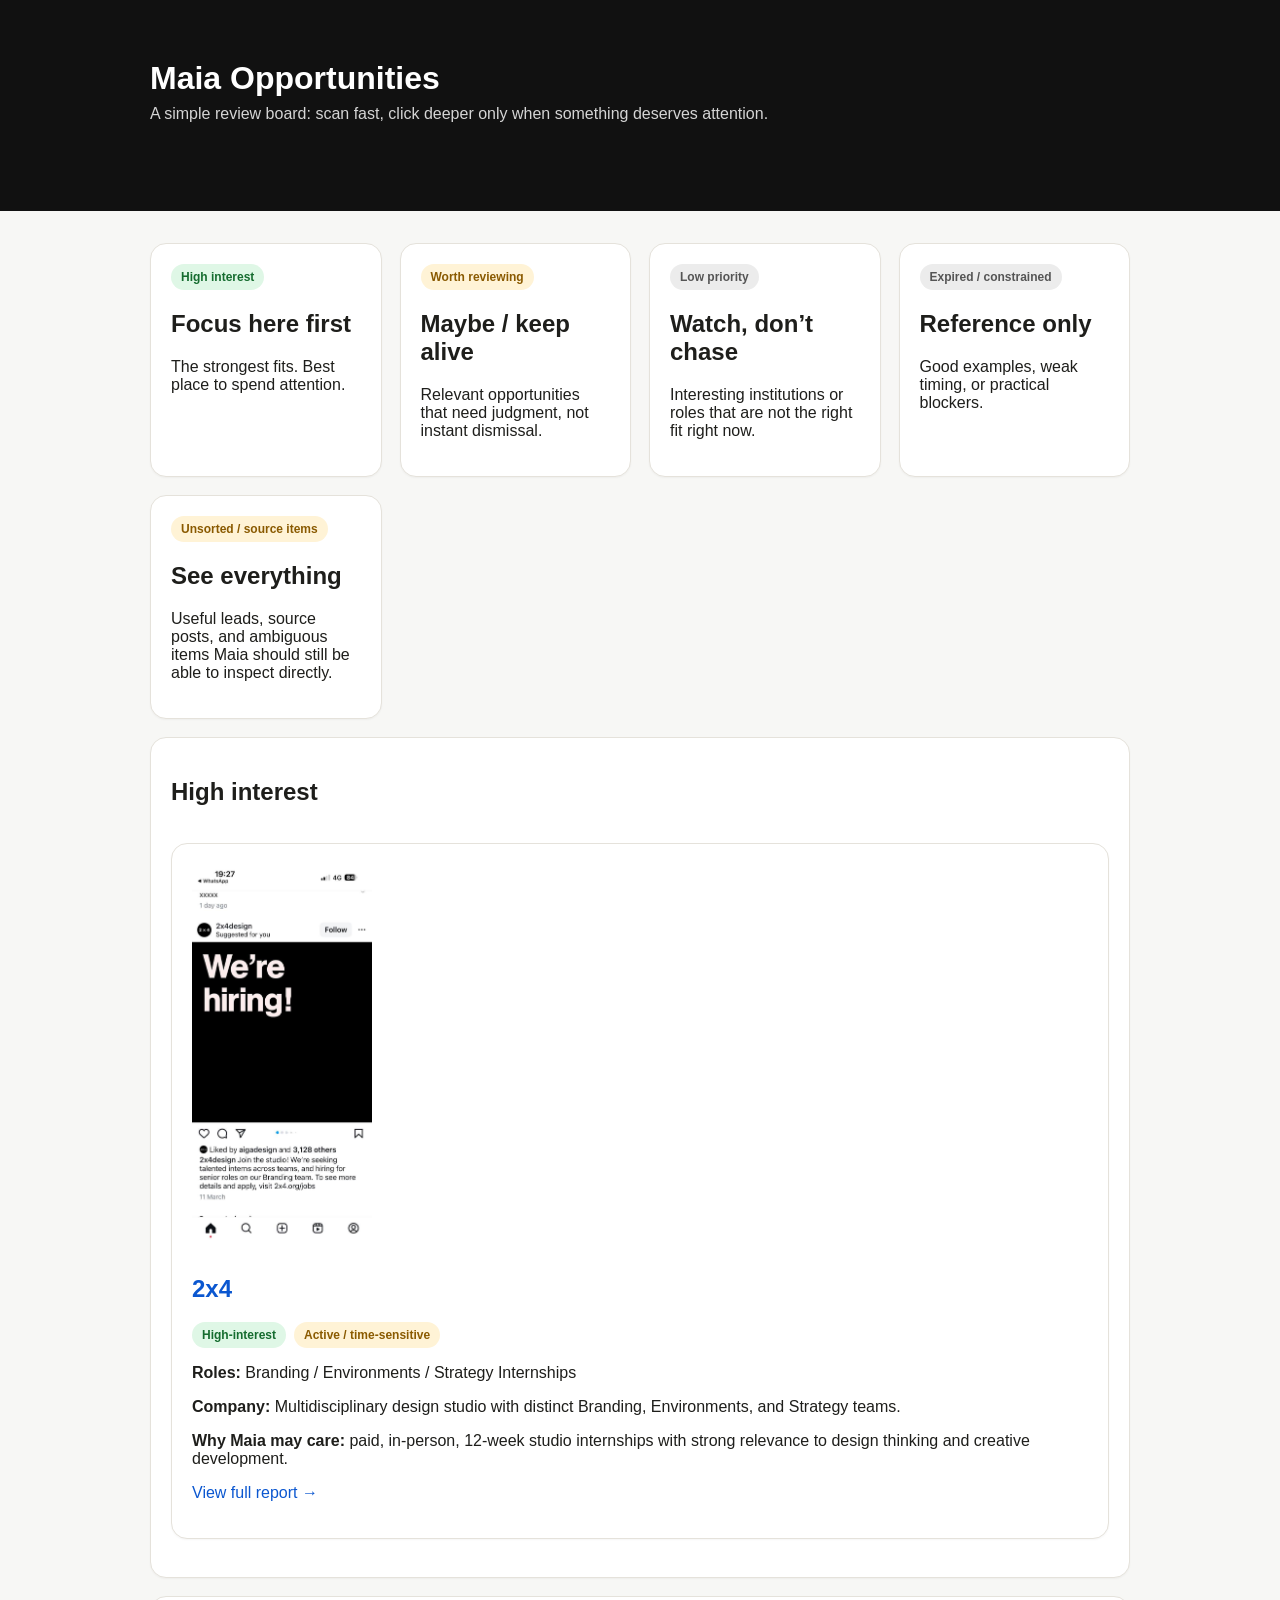
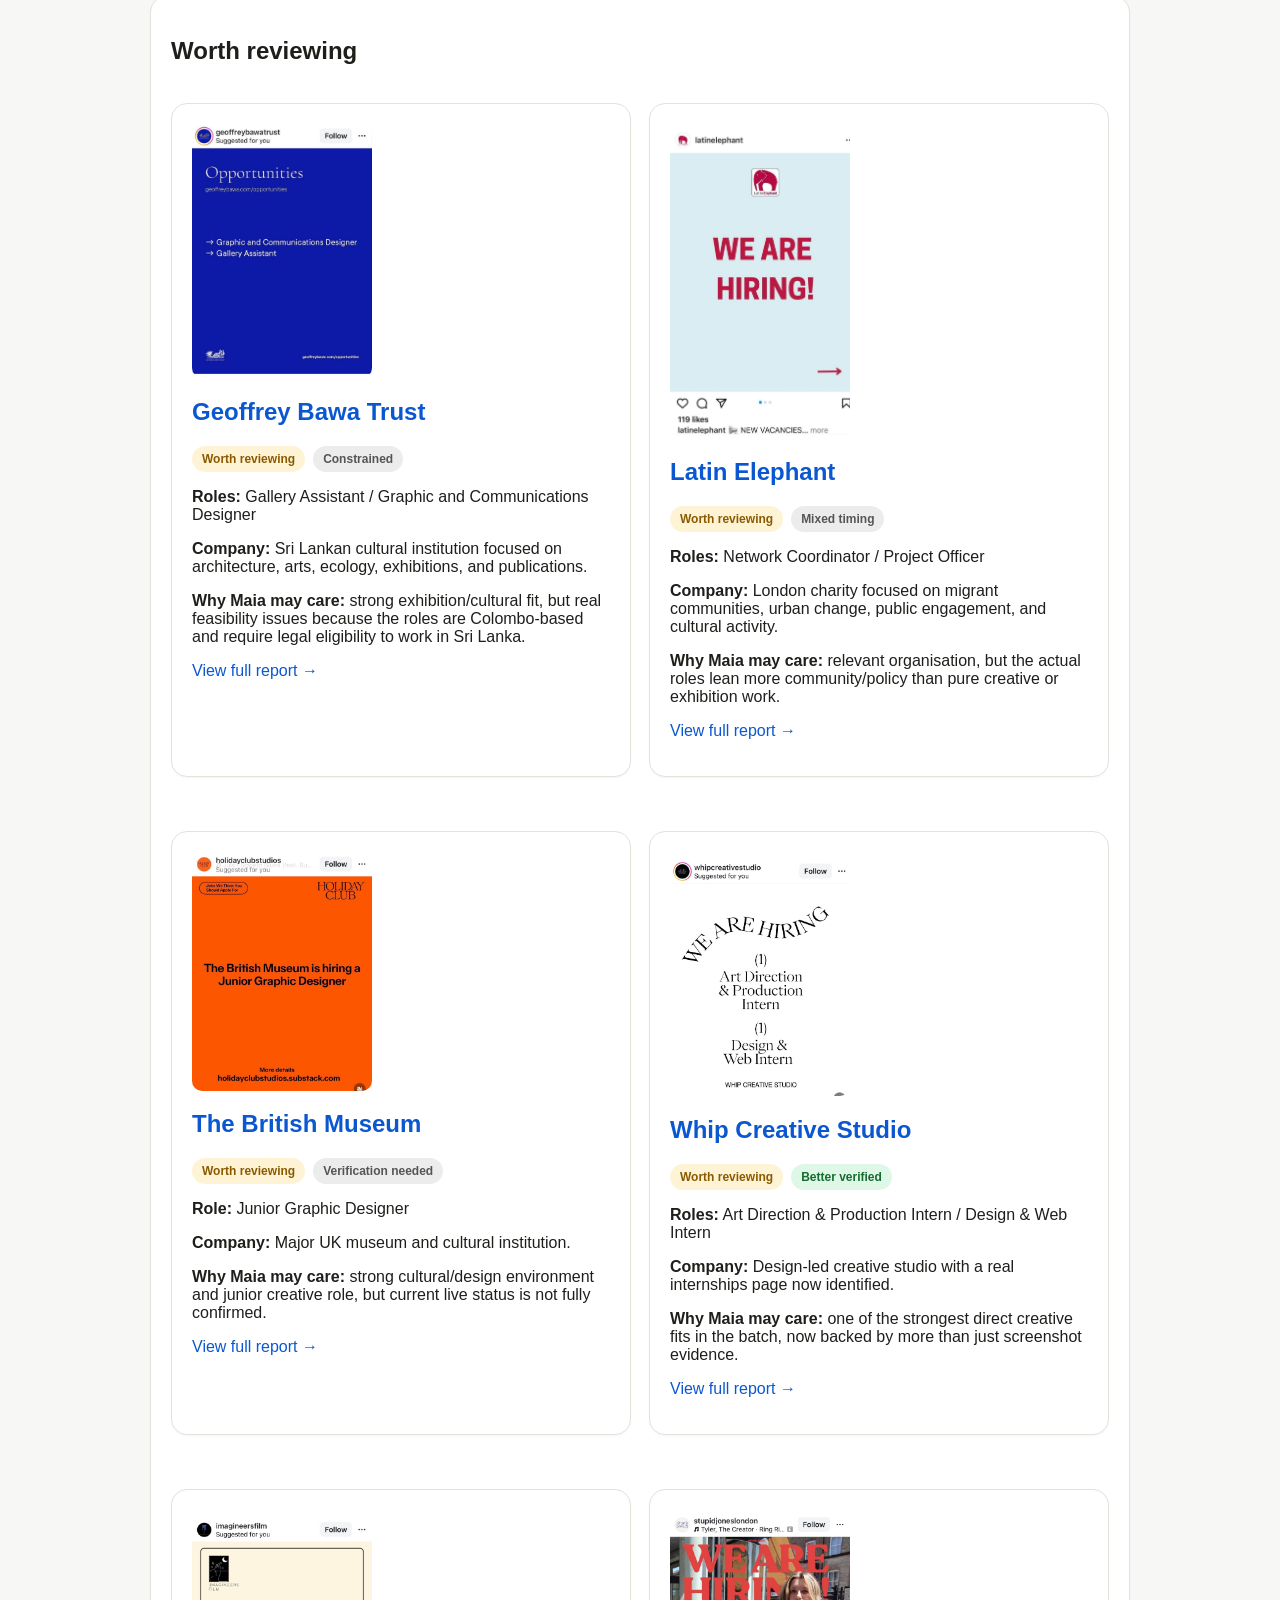
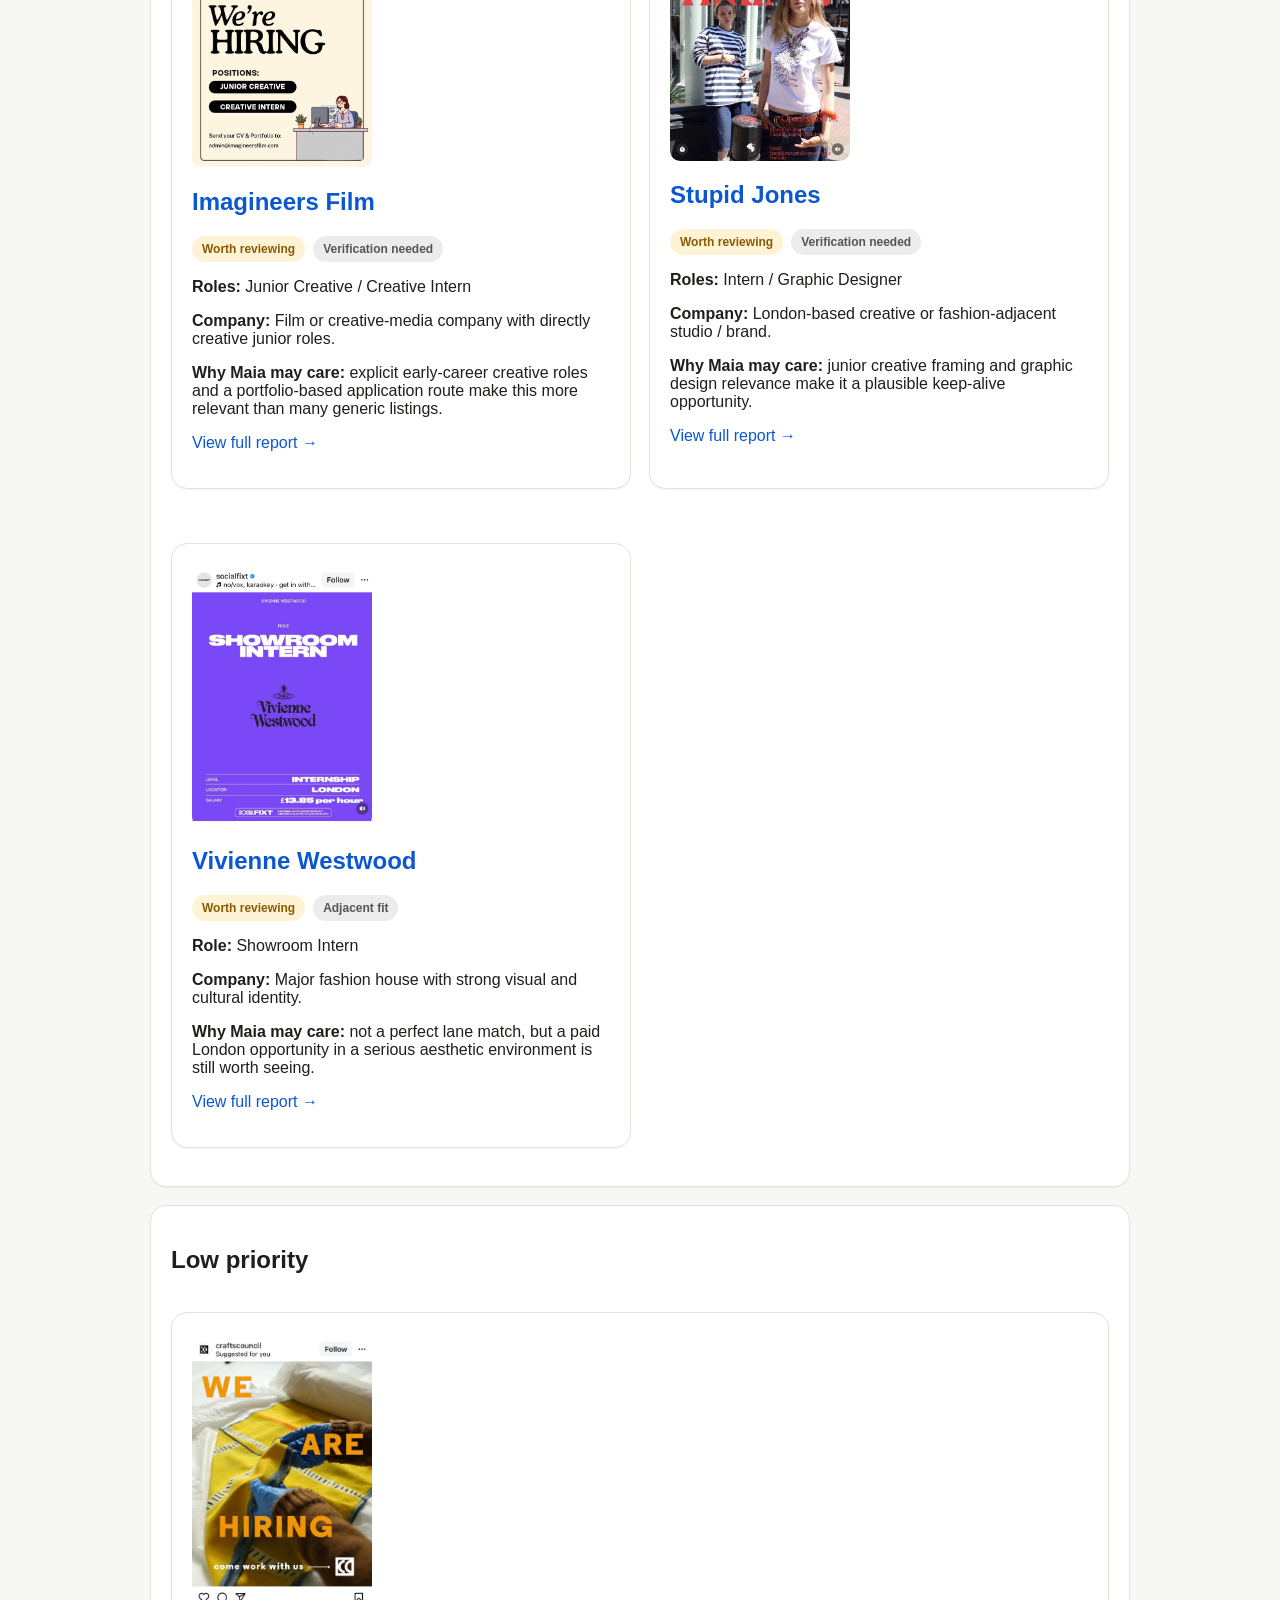
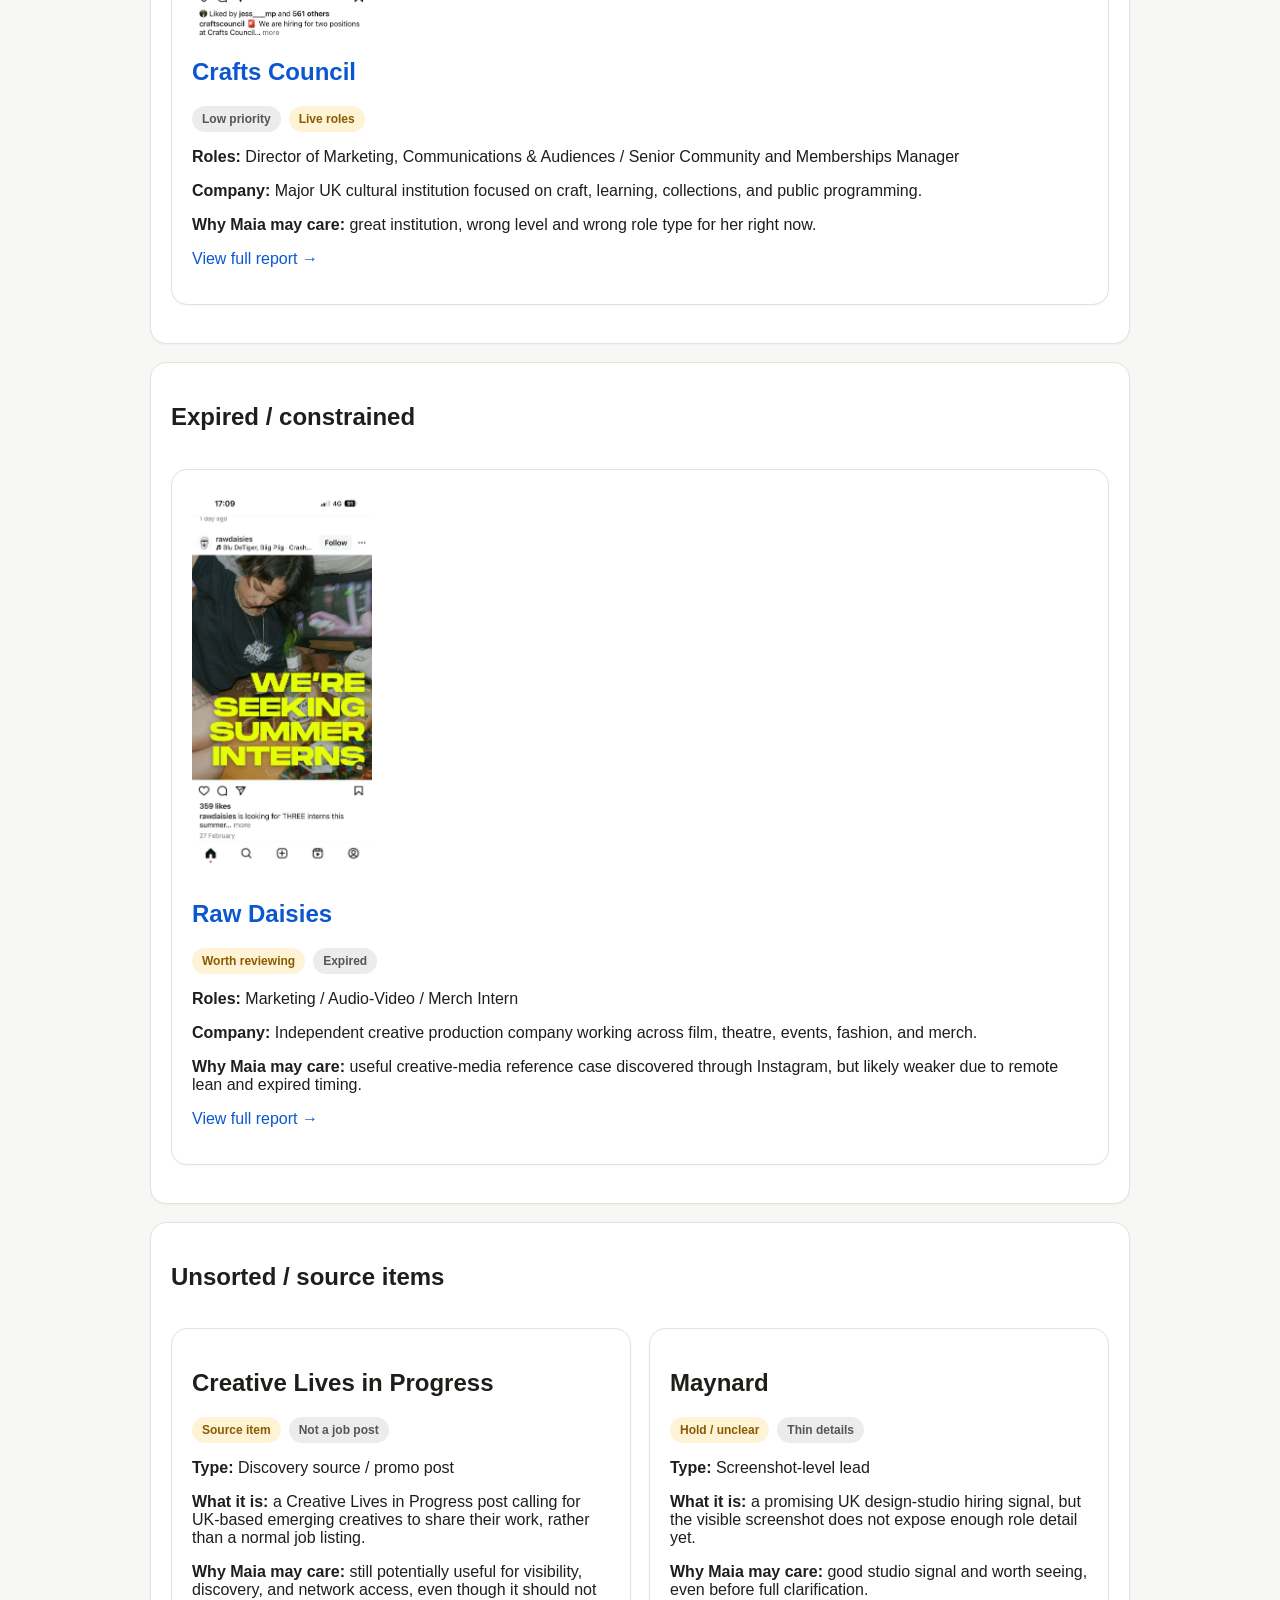
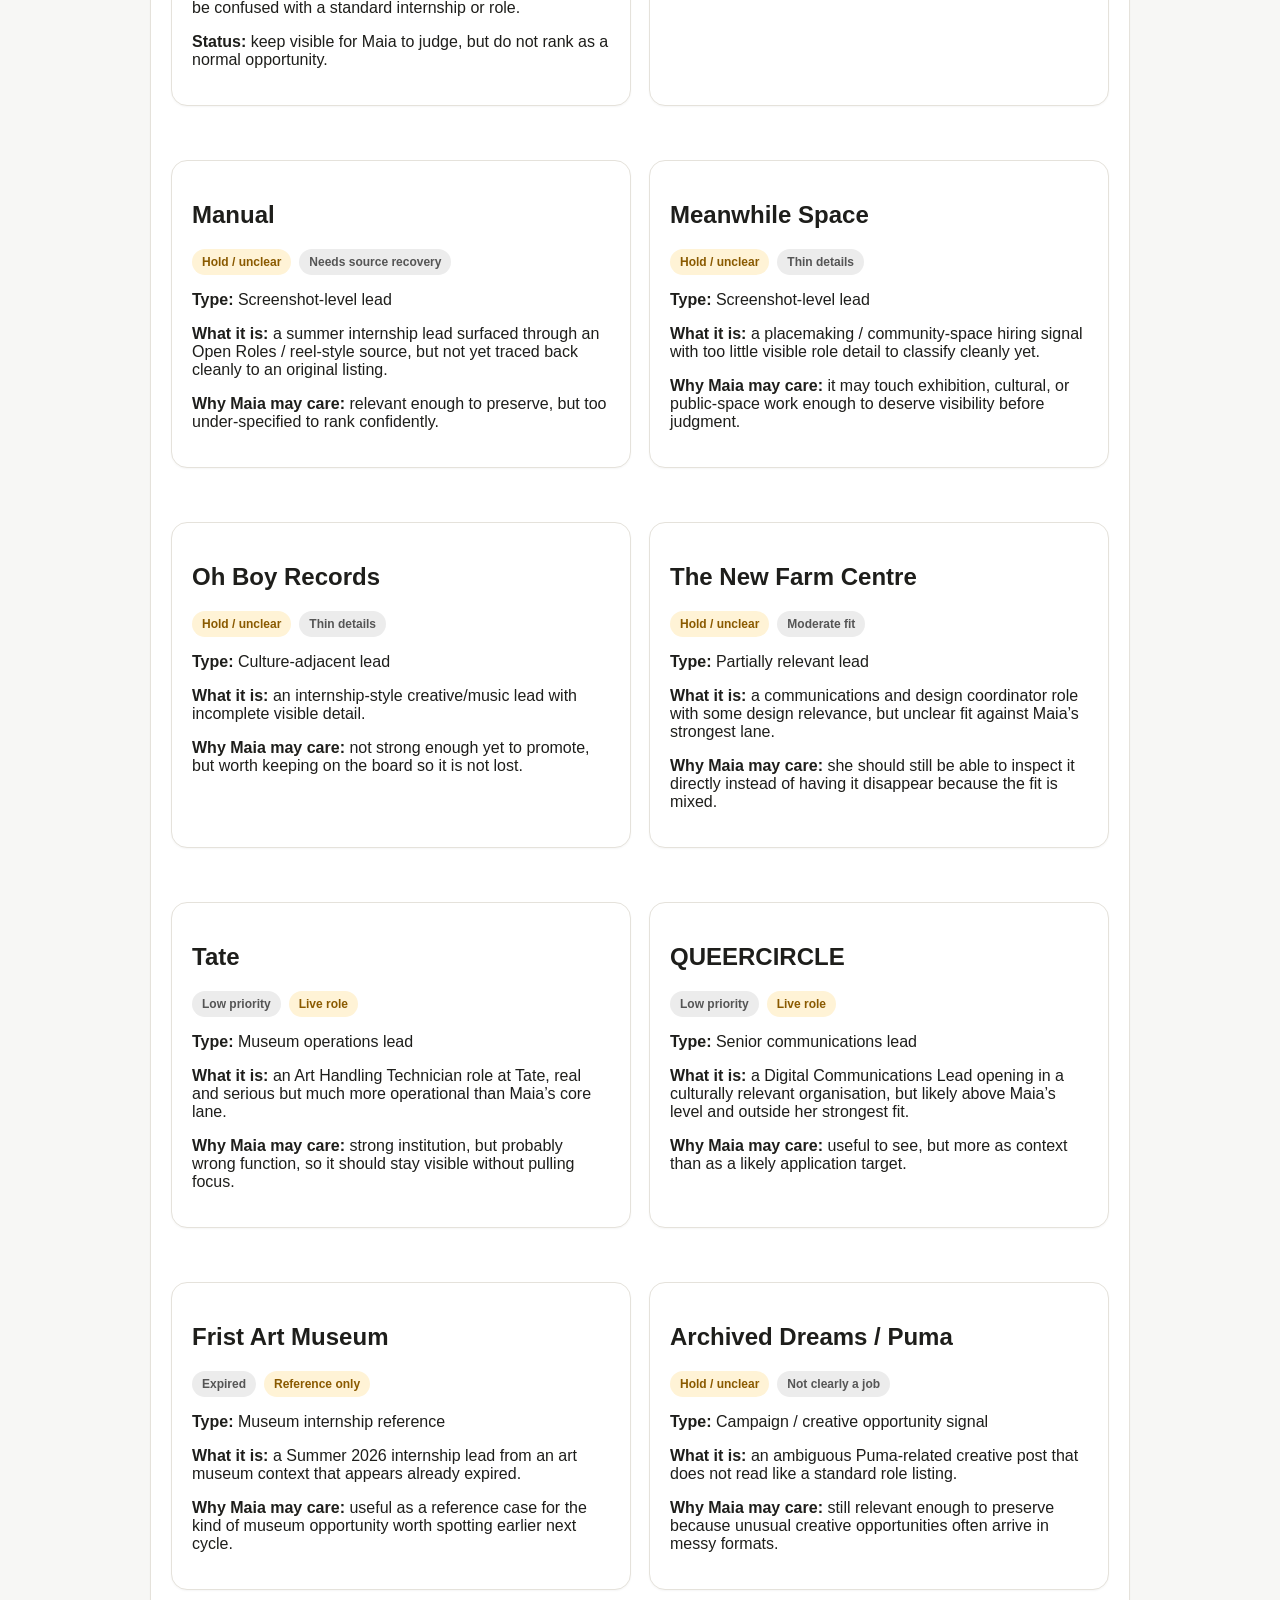
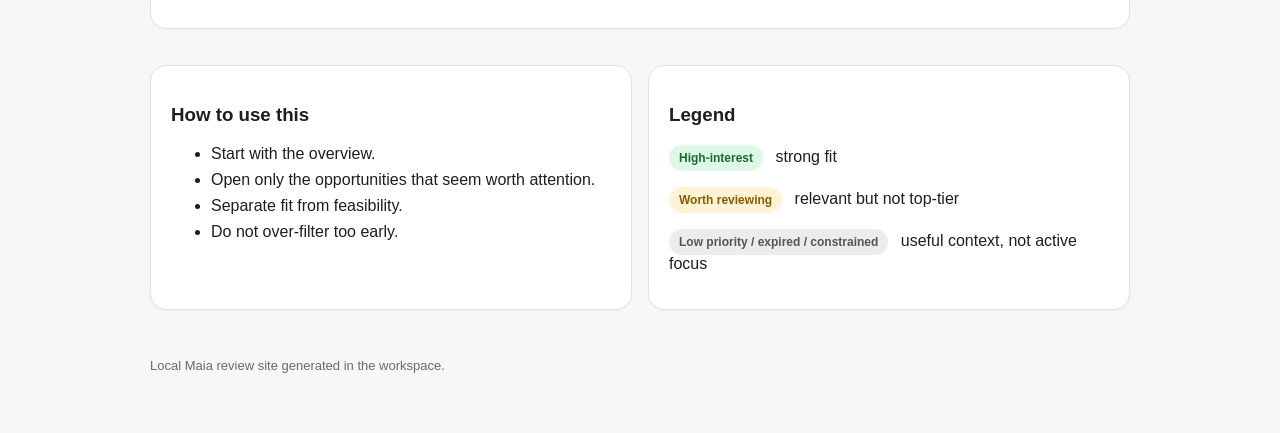
<file: index.html>
<!doctype html>
<html lang="en">
<head>
  <meta charset="utf-8">
  <meta name="viewport" content="width=device-width, initial-scale=1">
  <title>Maia Opportunities</title>
  <link rel="stylesheet" href="styles.css">
</head>
<body>
  <header class="hero">
    <div class="container">
      <h1>Maia Opportunities</h1>
      <p>A simple review board: scan fast, click deeper only when something deserves attention.</p>
    </div>
  </header>
  <main class="container">
    <div class="category-grid">
      <a class="category-card" href="#high-interest">
        <span class="badge high">High interest</span>
        <h2>Focus here first</h2>
        <p>The strongest fits. Best place to spend attention.</p>
      </a>
      <a class="category-card" href="#worth-reviewing">
        <span class="badge review">Worth reviewing</span>
        <h2>Maybe / keep alive</h2>
        <p>Relevant opportunities that need judgment, not instant dismissal.</p>
      </a>
      <a class="category-card" href="#low-priority">
        <span class="badge closed">Low priority</span>
        <h2>Watch, don’t chase</h2>
        <p>Interesting institutions or roles that are not the right fit right now.</p>
      </a>
      <a class="category-card" href="#expired-constrained">
        <span class="badge closed">Expired / constrained</span>
        <h2>Reference only</h2>
        <p>Good examples, weak timing, or practical blockers.</p>
      </a>
      <a class="category-card" href="#unsorted-source-items">
        <span class="badge review">Unsorted / source items</span>
        <h2>See everything</h2>
        <p>Useful leads, source posts, and ambiguous items Maia should still be able to inspect directly.</p>
      </a>
    </div>

    <div id="high-interest" class="anchor-target card">
      <h2>High interest</h2>
      <div class="cards-grid">
        <div class="card opportunity-card">
          <img src="assets/2x4-first-screenshot.jpg" alt="2x4 screenshot">
          <h2><a href="opportunities/2x4.html">2x4</a></h2>
          <p><span class="badge high">High-interest</span><span class="badge review">Active / time-sensitive</span></p>
          <p><strong>Roles:</strong> Branding / Environments / Strategy Internships</p>
          <p><strong>Company:</strong> Multidisciplinary design studio with distinct Branding, Environments, and Strategy teams.</p>
          <p><strong>Why Maia may care:</strong> paid, in-person, 12-week studio internships with strong relevance to design thinking and creative development.</p>
          <p><a href="opportunities/2x4.html">View full report →</a></p>
        </div>
      </div>
    </div>

    <div id="worth-reviewing" class="anchor-target card">
      <h2>Worth reviewing</h2>
      <div class="cards-grid">
        <div class="card opportunity-card">
          <img src="assets/geoffrey-bawa-trust-first-screenshot.jpg" alt="Geoffrey Bawa Trust screenshot">
          <h2><a href="opportunities/geoffrey-bawa-trust.html">Geoffrey Bawa Trust</a></h2>
          <p><span class="badge review">Worth reviewing</span><span class="badge closed">Constrained</span></p>
          <p><strong>Roles:</strong> Gallery Assistant / Graphic and Communications Designer</p>
          <p><strong>Company:</strong> Sri Lankan cultural institution focused on architecture, arts, ecology, exhibitions, and publications.</p>
          <p><strong>Why Maia may care:</strong> strong exhibition/cultural fit, but real feasibility issues because the roles are Colombo-based and require legal eligibility to work in Sri Lanka.</p>
          <p><a href="opportunities/geoffrey-bawa-trust.html">View full report →</a></p>
        </div>
        <div class="card opportunity-card">
          <img src="assets/latin-elephant-first-screenshot.jpg" alt="Latin Elephant screenshot">
          <h2><a href="opportunities/latin-elephant.html">Latin Elephant</a></h2>
          <p><span class="badge review">Worth reviewing</span><span class="badge closed">Mixed timing</span></p>
          <p><strong>Roles:</strong> Network Coordinator / Project Officer</p>
          <p><strong>Company:</strong> London charity focused on migrant communities, urban change, public engagement, and cultural activity.</p>
          <p><strong>Why Maia may care:</strong> relevant organisation, but the actual roles lean more community/policy than pure creative or exhibition work.</p>
          <p><a href="opportunities/latin-elephant.html">View full report →</a></p>
        </div>
        <div class="card opportunity-card">
          <img src="assets/british-museum-junior-graphic-designer-first-screenshot.jpg" alt="British Museum screenshot">
          <h2><a href="opportunities/british-museum-junior-graphic-designer.html">The British Museum</a></h2>
          <p><span class="badge review">Worth reviewing</span><span class="badge closed">Verification needed</span></p>
          <p><strong>Role:</strong> Junior Graphic Designer</p>
          <p><strong>Company:</strong> Major UK museum and cultural institution.</p>
          <p><strong>Why Maia may care:</strong> strong cultural/design environment and junior creative role, but current live status is not fully confirmed.</p>
          <p><a href="opportunities/british-museum-junior-graphic-designer.html">View full report →</a></p>
        </div>
        <div class="card opportunity-card">
          <img src="assets/whip-creative-studio-first-screenshot.jpg" alt="Whip Creative Studio screenshot">
          <h2><a href="opportunities/whip-creative-studio.html">Whip Creative Studio</a></h2>
          <p><span class="badge review">Worth reviewing</span><span class="badge high">Better verified</span></p>
          <p><strong>Roles:</strong> Art Direction &amp; Production Intern / Design &amp; Web Intern</p>
          <p><strong>Company:</strong> Design-led creative studio with a real internships page now identified.</p>
          <p><strong>Why Maia may care:</strong> one of the strongest direct creative fits in the batch, now backed by more than just screenshot evidence.</p>
          <p><a href="opportunities/whip-creative-studio.html">View full report →</a></p>
        </div>
        <div class="card opportunity-card">
          <img src="assets/imagineers-film-first-screenshot.jpg" alt="Imagineers Film screenshot">
          <h2><a href="opportunities/imagineers-film.html">Imagineers Film</a></h2>
          <p><span class="badge review">Worth reviewing</span><span class="badge closed">Verification needed</span></p>
          <p><strong>Roles:</strong> Junior Creative / Creative Intern</p>
          <p><strong>Company:</strong> Film or creative-media company with directly creative junior roles.</p>
          <p><strong>Why Maia may care:</strong> explicit early-career creative roles and a portfolio-based application route make this more relevant than many generic listings.</p>
          <p><a href="opportunities/imagineers-film.html">View full report →</a></p>
        </div>
        <div class="card opportunity-card">
          <img src="assets/stupid-jones-first-screenshot.jpg" alt="Stupid Jones screenshot">
          <h2><a href="opportunities/stupid-jones.html">Stupid Jones</a></h2>
          <p><span class="badge review">Worth reviewing</span><span class="badge closed">Verification needed</span></p>
          <p><strong>Roles:</strong> Intern / Graphic Designer</p>
          <p><strong>Company:</strong> London-based creative or fashion-adjacent studio / brand.</p>
          <p><strong>Why Maia may care:</strong> junior creative framing and graphic design relevance make it a plausible keep-alive opportunity.</p>
          <p><a href="opportunities/stupid-jones.html">View full report →</a></p>
        </div>
        <div class="card opportunity-card">
          <img src="assets/vivienne-westwood-showroom-intern-first-screenshot.jpg" alt="Vivienne Westwood screenshot">
          <h2><a href="opportunities/vivienne-westwood-showroom-intern.html">Vivienne Westwood</a></h2>
          <p><span class="badge review">Worth reviewing</span><span class="badge closed">Adjacent fit</span></p>
          <p><strong>Role:</strong> Showroom Intern</p>
          <p><strong>Company:</strong> Major fashion house with strong visual and cultural identity.</p>
          <p><strong>Why Maia may care:</strong> not a perfect lane match, but a paid London opportunity in a serious aesthetic environment is still worth seeing.</p>
          <p><a href="opportunities/vivienne-westwood-showroom-intern.html">View full report →</a></p>
        </div>
      </div>
    </div>

    <div id="low-priority" class="anchor-target card">
      <h2>Low priority</h2>
      <div class="cards-grid">
        <div class="card opportunity-card">
          <img src="assets/crafts-council-first-screenshot.jpg" alt="Crafts Council screenshot">
          <h2><a href="opportunities/crafts-council.html">Crafts Council</a></h2>
          <p><span class="badge closed">Low priority</span><span class="badge review">Live roles</span></p>
          <p><strong>Roles:</strong> Director of Marketing, Communications &amp; Audiences / Senior Community and Memberships Manager</p>
          <p><strong>Company:</strong> Major UK cultural institution focused on craft, learning, collections, and public programming.</p>
          <p><strong>Why Maia may care:</strong> great institution, wrong level and wrong role type for her right now.</p>
          <p><a href="opportunities/crafts-council.html">View full report →</a></p>
        </div>
      </div>
    </div>

    <div id="expired-constrained" class="anchor-target card">
      <h2>Expired / constrained</h2>
      <div class="cards-grid">
        <div class="card opportunity-card">
          <img src="assets/rawdaisies-first-screenshot.jpg" alt="Raw Daisies screenshot">
          <h2><a href="opportunities/rawdaisies.html">Raw Daisies</a></h2>
          <p><span class="badge review">Worth reviewing</span><span class="badge closed">Expired</span></p>
          <p><strong>Roles:</strong> Marketing / Audio-Video / Merch Intern</p>
          <p><strong>Company:</strong> Independent creative production company working across film, theatre, events, fashion, and merch.</p>
          <p><strong>Why Maia may care:</strong> useful creative-media reference case discovered through Instagram, but likely weaker due to remote lean and expired timing.</p>
          <p><a href="opportunities/rawdaisies.html">View full report →</a></p>
        </div>
      </div>
    </div>

    <div id="unsorted-source-items" class="anchor-target card">
      <h2>Unsorted / source items</h2>
      <div class="cards-grid">
        <div class="card opportunity-card">
          <h2>Creative Lives in Progress</h2>
          <p><span class="badge review">Source item</span><span class="badge closed">Not a job post</span></p>
          <p><strong>Type:</strong> Discovery source / promo post</p>
          <p><strong>What it is:</strong> a Creative Lives in Progress post calling for UK-based emerging creatives to share their work, rather than a normal job listing.</p>
          <p><strong>Why Maia may care:</strong> still potentially useful for visibility, discovery, and network access, even though it should not be confused with a standard internship or role.</p>
          <p><strong>Status:</strong> keep visible for Maia to judge, but do not rank as a normal opportunity.</p>
        </div>
        <div class="card opportunity-card">
          <h2>Maynard</h2>
          <p><span class="badge review">Hold / unclear</span><span class="badge closed">Thin details</span></p>
          <p><strong>Type:</strong> Screenshot-level lead</p>
          <p><strong>What it is:</strong> a promising UK design-studio hiring signal, but the visible screenshot does not expose enough role detail yet.</p>
          <p><strong>Why Maia may care:</strong> good studio signal and worth seeing, even before full clarification.</p>
        </div>
        <div class="card opportunity-card">
          <h2>Manual</h2>
          <p><span class="badge review">Hold / unclear</span><span class="badge closed">Needs source recovery</span></p>
          <p><strong>Type:</strong> Screenshot-level lead</p>
          <p><strong>What it is:</strong> a summer internship lead surfaced through an Open Roles / reel-style source, but not yet traced back cleanly to an original listing.</p>
          <p><strong>Why Maia may care:</strong> relevant enough to preserve, but too under-specified to rank confidently.</p>
        </div>
        <div class="card opportunity-card">
          <h2>Meanwhile Space</h2>
          <p><span class="badge review">Hold / unclear</span><span class="badge closed">Thin details</span></p>
          <p><strong>Type:</strong> Screenshot-level lead</p>
          <p><strong>What it is:</strong> a placemaking / community-space hiring signal with too little visible role detail to classify cleanly yet.</p>
          <p><strong>Why Maia may care:</strong> it may touch exhibition, cultural, or public-space work enough to deserve visibility before judgment.</p>
        </div>
        <div class="card opportunity-card">
          <h2>Oh Boy Records</h2>
          <p><span class="badge review">Hold / unclear</span><span class="badge closed">Thin details</span></p>
          <p><strong>Type:</strong> Culture-adjacent lead</p>
          <p><strong>What it is:</strong> an internship-style creative/music lead with incomplete visible detail.</p>
          <p><strong>Why Maia may care:</strong> not strong enough yet to promote, but worth keeping on the board so it is not lost.</p>
        </div>
        <div class="card opportunity-card">
          <h2>The New Farm Centre</h2>
          <p><span class="badge review">Hold / unclear</span><span class="badge closed">Moderate fit</span></p>
          <p><strong>Type:</strong> Partially relevant lead</p>
          <p><strong>What it is:</strong> a communications and design coordinator role with some design relevance, but unclear fit against Maia’s strongest lane.</p>
          <p><strong>Why Maia may care:</strong> she should still be able to inspect it directly instead of having it disappear because the fit is mixed.</p>
        </div>
        <div class="card opportunity-card">
          <h2>Tate</h2>
          <p><span class="badge closed">Low priority</span><span class="badge review">Live role</span></p>
          <p><strong>Type:</strong> Museum operations lead</p>
          <p><strong>What it is:</strong> an Art Handling Technician role at Tate, real and serious but much more operational than Maia’s core lane.</p>
          <p><strong>Why Maia may care:</strong> strong institution, but probably wrong function, so it should stay visible without pulling focus.</p>
        </div>
        <div class="card opportunity-card">
          <h2>QUEERCIRCLE</h2>
          <p><span class="badge closed">Low priority</span><span class="badge review">Live role</span></p>
          <p><strong>Type:</strong> Senior communications lead</p>
          <p><strong>What it is:</strong> a Digital Communications Lead opening in a culturally relevant organisation, but likely above Maia’s level and outside her strongest fit.</p>
          <p><strong>Why Maia may care:</strong> useful to see, but more as context than as a likely application target.</p>
        </div>
        <div class="card opportunity-card">
          <h2>Frist Art Museum</h2>
          <p><span class="badge closed">Expired</span><span class="badge review">Reference only</span></p>
          <p><strong>Type:</strong> Museum internship reference</p>
          <p><strong>What it is:</strong> a Summer 2026 internship lead from an art museum context that appears already expired.</p>
          <p><strong>Why Maia may care:</strong> useful as a reference case for the kind of museum opportunity worth spotting earlier next cycle.</p>
        </div>
        <div class="card opportunity-card">
          <h2>Archived Dreams / Puma</h2>
          <p><span class="badge review">Hold / unclear</span><span class="badge closed">Not clearly a job</span></p>
          <p><strong>Type:</strong> Campaign / creative opportunity signal</p>
          <p><strong>What it is:</strong> an ambiguous Puma-related creative post that does not read like a standard role listing.</p>
          <p><strong>Why Maia may care:</strong> still relevant enough to preserve because unusual creative opportunities often arrive in messy formats.</p>
        </div>
      </div>
    </div>

    <div class="grid">
      <div class="card">
        <h3>How to use this</h3>
        <ul class="tight">
          <li>Start with the overview.</li>
          <li>Open only the opportunities that seem worth attention.</li>
          <li>Separate fit from feasibility.</li>
          <li>Do not over-filter too early.</li>
        </ul>
      </div>
      <div class="card">
        <h3>Legend</h3>
        <p><span class="badge high">High-interest</span> strong fit</p>
        <p><span class="badge review">Worth reviewing</span> relevant but not top-tier</p>
        <p><span class="badge closed">Low priority / expired / constrained</span> useful context, not active focus</p>
      </div>
    </div>
    <footer>Local Maia review site generated in the workspace.</footer>
  </main>
</body>
</html>
</file>
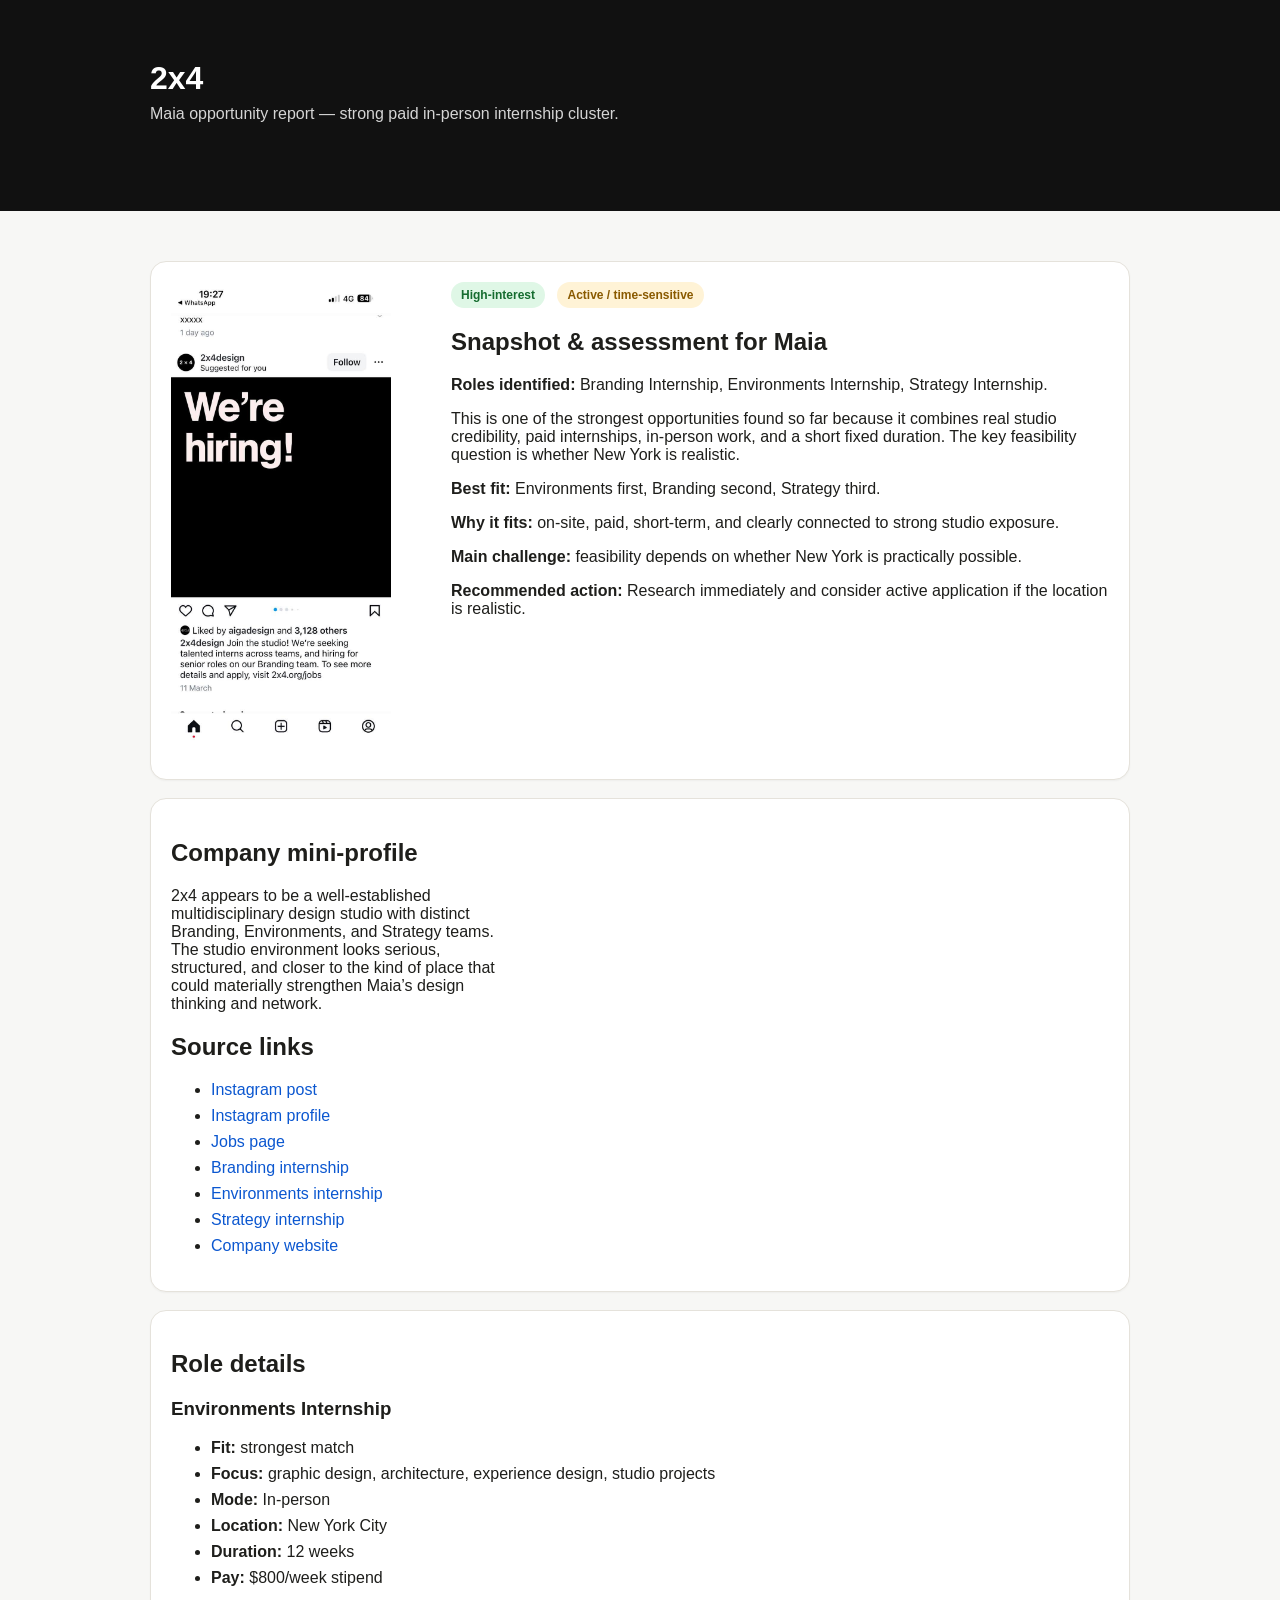
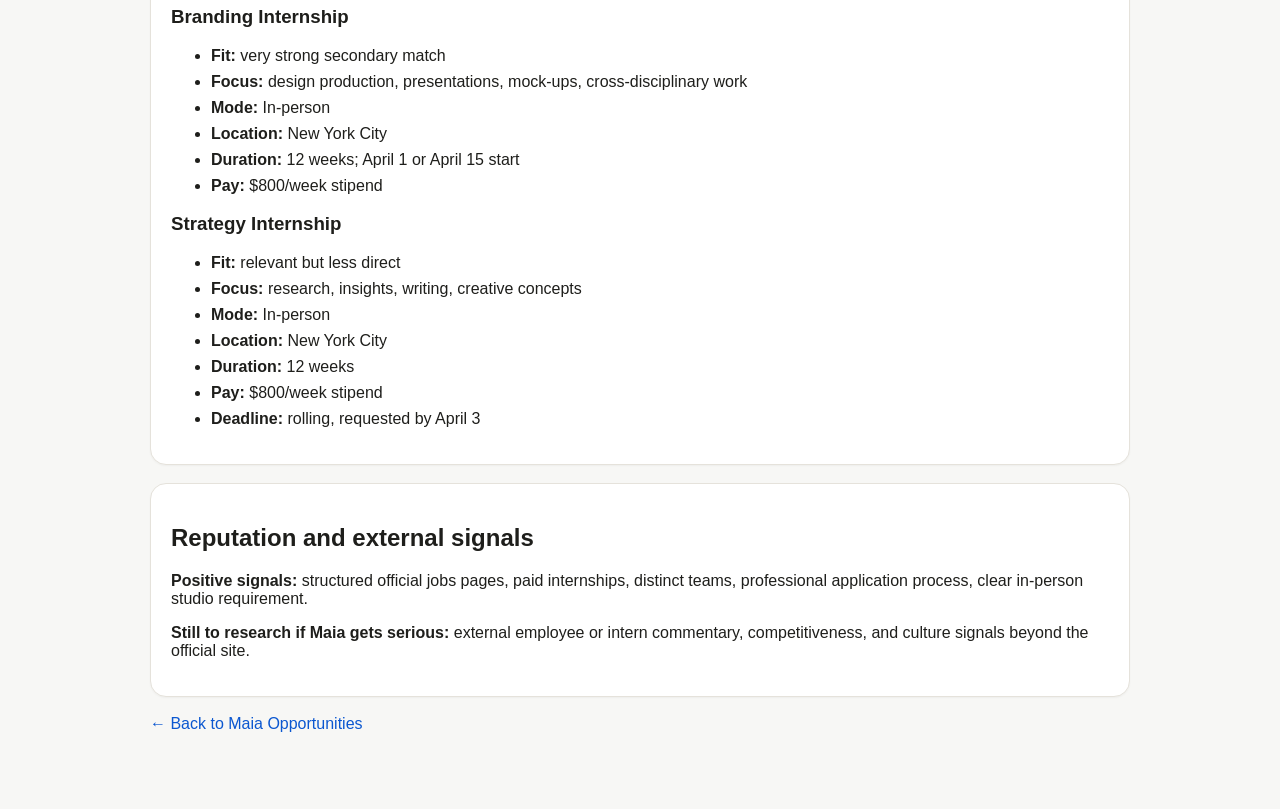
<file: opportunities/2x4.html>
<!doctype html>
<html lang="en">
<head>
  <meta charset="utf-8">
  <meta name="viewport" content="width=device-width, initial-scale=1">
  <title>2x4 — Maia Opportunity Report</title>
  <link rel="stylesheet" href="../styles.css">
</head>
<body>
  <header class="hero">
    <div class="container">
      <h1>2x4</h1>
      <p>Maia opportunity report — strong paid in-person internship cluster.</p>
    </div>
  </header>
  <main class="container">
    <div class="card summary-card">
      <div>
        <img src="../assets/2x4-first-screenshot.jpg" alt="2x4 Instagram hiring post screenshot">
      </div>
      <div>
        <span class="badge high">High-interest</span>
        <span class="badge review">Active / time-sensitive</span>
        <h2>Snapshot & assessment for Maia</h2>
        <p><strong>Roles identified:</strong> Branding Internship, Environments Internship, Strategy Internship.</p>
        <p>This is one of the strongest opportunities found so far because it combines real studio credibility, paid internships, in-person work, and a short fixed duration. The key feasibility question is whether New York is realistic.</p>
        <p><strong>Best fit:</strong> Environments first, Branding second, Strategy third.</p>
        <p><strong>Why it fits:</strong> on-site, paid, short-term, and clearly connected to strong studio exposure.</p>
        <p><strong>Main challenge:</strong> feasibility depends on whether New York is practically possible.</p>
        <p><strong>Recommended action:</strong> Research immediately and consider active application if the location is realistic.</p>
      </div>
    </div>

    <div class="card top-section">
      <div>
        <h2>Company mini-profile</h2>
        <p>2x4 appears to be a well-established multidisciplinary design studio with distinct Branding, Environments, and Strategy teams. The studio environment looks serious, structured, and closer to the kind of place that could materially strengthen Maia’s design thinking and network.</p>
        <h2>Source links</h2>
        <ul class="tight">
          <li><a href="https://www.instagram.com/p/DHCevymx46M/" target="_blank" rel="noopener noreferrer">Instagram post</a></li>
          <li><a href="https://www.instagram.com/2x4design/" target="_blank" rel="noopener noreferrer">Instagram profile</a></li>
          <li><a href="https://2x4.org/about/jobs/" target="_blank" rel="noopener noreferrer">Jobs page</a></li>
          <li><a href="https://2x4.org/about/jobs/branding-internship/" target="_blank" rel="noopener noreferrer">Branding internship</a></li>
          <li><a href="https://2x4.org/about/jobs/internships/" target="_blank" rel="noopener noreferrer">Environments internship</a></li>
          <li><a href="https://2x4.org/about/jobs/internships-strategy/" target="_blank" rel="noopener noreferrer">Strategy internship</a></li>
          <li><a href="https://2x4.org/" target="_blank" rel="noopener noreferrer">Company website</a></li>
        </ul>
      </div>
    </div>

    <div class="card">
      <h2>Role details</h2>
      <h3>Environments Internship</h3>
      <ul class="tight">
        <li><strong>Fit:</strong> strongest match</li>
        <li><strong>Focus:</strong> graphic design, architecture, experience design, studio projects</li>
        <li><strong>Mode:</strong> In-person</li>
        <li><strong>Location:</strong> New York City</li>
        <li><strong>Duration:</strong> 12 weeks</li>
        <li><strong>Pay:</strong> $800/week stipend</li>
      </ul>
      <h3>Branding Internship</h3>
      <ul class="tight">
        <li><strong>Fit:</strong> very strong secondary match</li>
        <li><strong>Focus:</strong> design production, presentations, mock-ups, cross-disciplinary work</li>
        <li><strong>Mode:</strong> In-person</li>
        <li><strong>Location:</strong> New York City</li>
        <li><strong>Duration:</strong> 12 weeks; April 1 or April 15 start</li>
        <li><strong>Pay:</strong> $800/week stipend</li>
      </ul>
      <h3>Strategy Internship</h3>
      <ul class="tight">
        <li><strong>Fit:</strong> relevant but less direct</li>
        <li><strong>Focus:</strong> research, insights, writing, creative concepts</li>
        <li><strong>Mode:</strong> In-person</li>
        <li><strong>Location:</strong> New York City</li>
        <li><strong>Duration:</strong> 12 weeks</li>
        <li><strong>Pay:</strong> $800/week stipend</li>
        <li><strong>Deadline:</strong> rolling, requested by April 3</li>
      </ul>
    </div>

    <div class="card">
      <h2>Reputation and external signals</h2>
      <p><strong>Positive signals:</strong> structured official jobs pages, paid internships, distinct teams, professional application process, clear in-person studio requirement.</p>
      <p><strong>Still to research if Maia gets serious:</strong> external employee or intern commentary, competitiveness, and culture signals beyond the official site.</p>
    </div>

    <p><a href="../index.html">← Back to Maia Opportunities</a></p>
  </main>
</body>
</html>
</file>
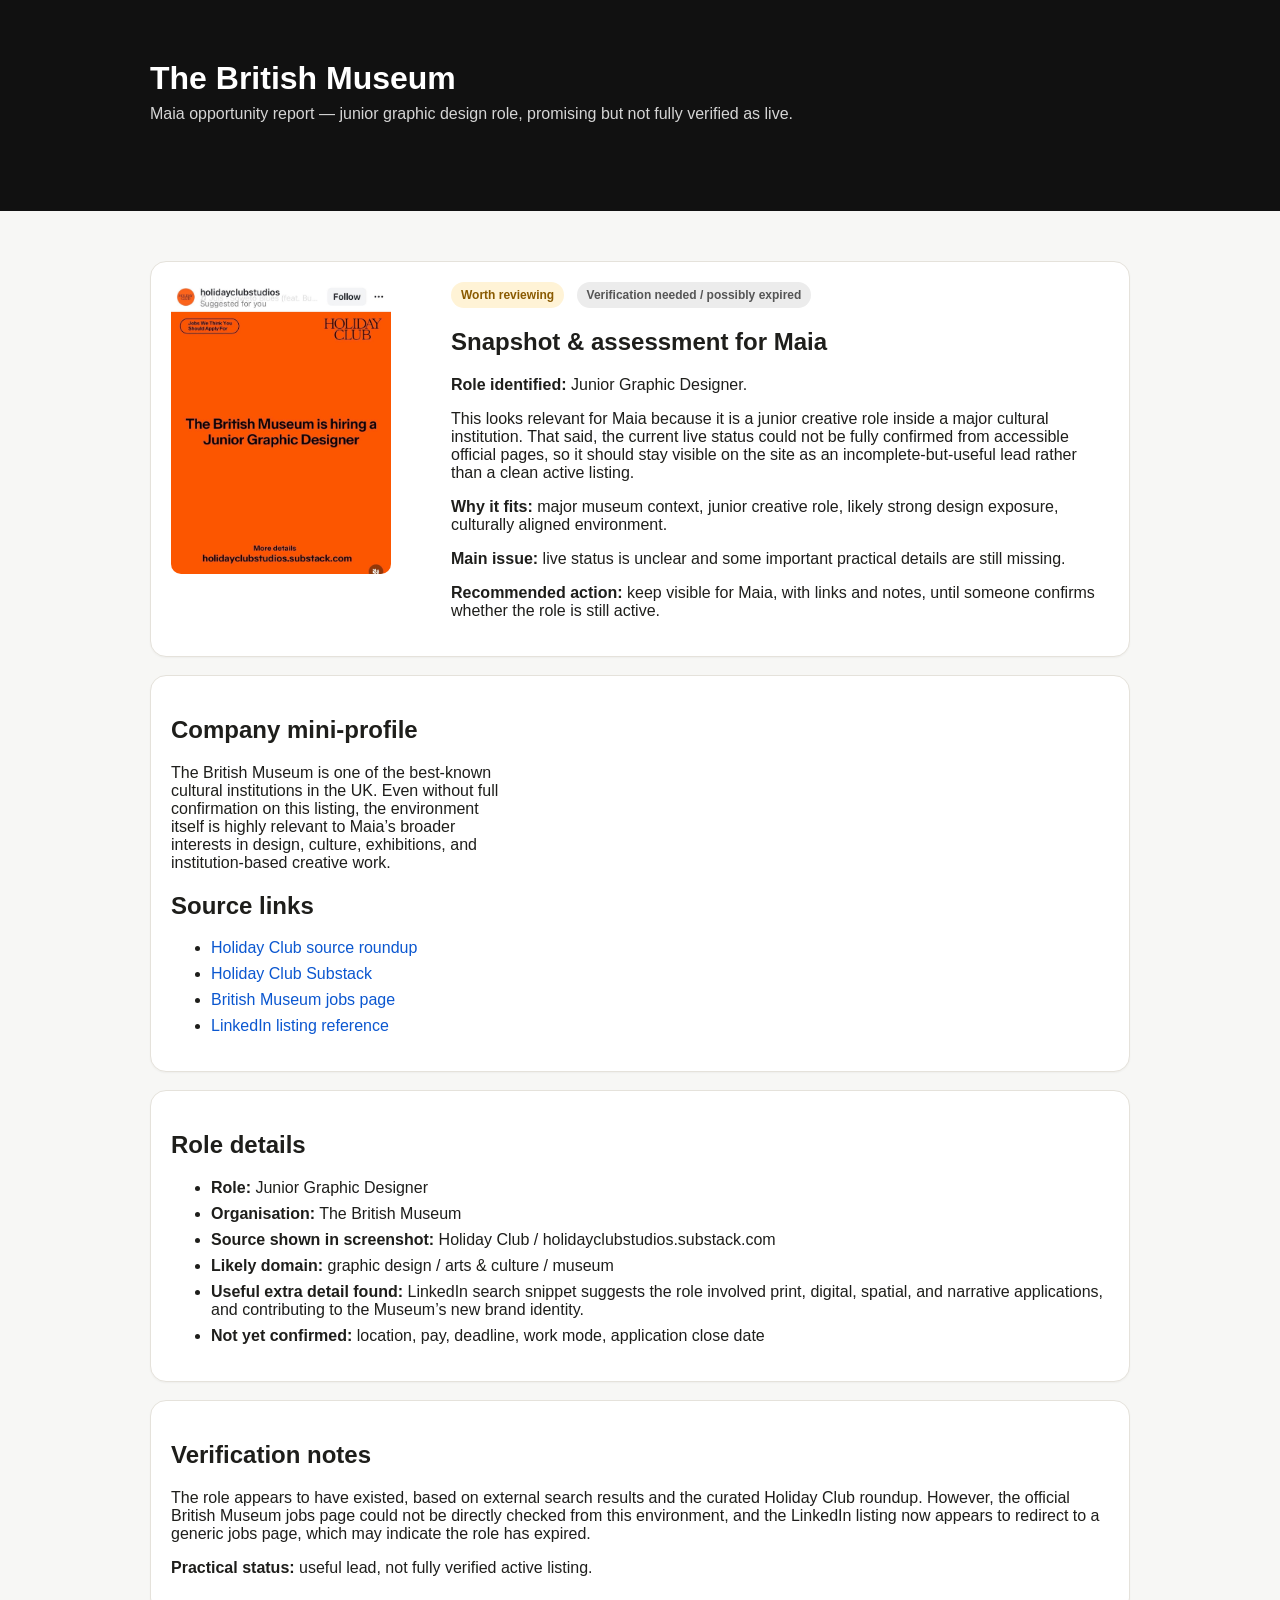
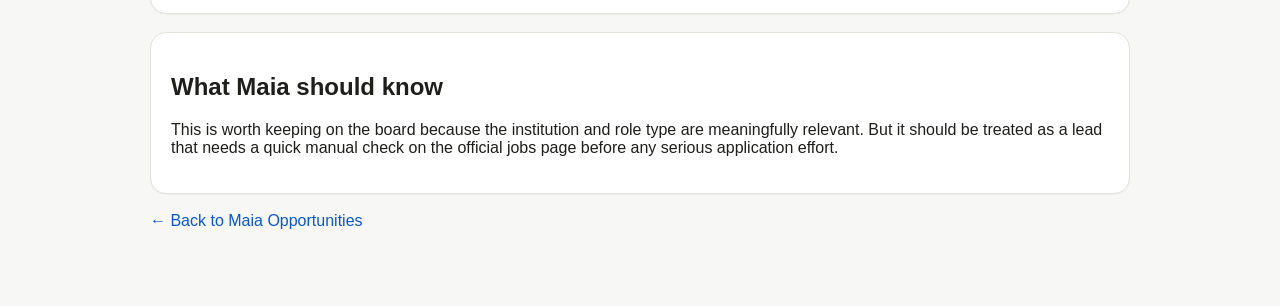
<file: opportunities/british-museum-junior-graphic-designer.html>
<!doctype html>
<html lang="en">
<head>
  <meta charset="utf-8">
  <meta name="viewport" content="width=device-width, initial-scale=1">
  <title>The British Museum — Maia Opportunity Report</title>
  <link rel="stylesheet" href="../styles.css">
</head>
<body>
  <header class="hero">
    <div class="container">
      <h1>The British Museum</h1>
      <p>Maia opportunity report — junior graphic design role, promising but not fully verified as live.</p>
    </div>
  </header>
  <main class="container">
    <div class="card summary-card">
      <div>
        <img src="../assets/british-museum-junior-graphic-designer-first-screenshot.jpg" alt="Holiday Club screenshot for British Museum Junior Graphic Designer role">
      </div>
      <div>
        <span class="badge review">Worth reviewing</span>
        <span class="badge closed">Verification needed / possibly expired</span>
        <h2>Snapshot & assessment for Maia</h2>
        <p><strong>Role identified:</strong> Junior Graphic Designer.</p>
        <p>This looks relevant for Maia because it is a junior creative role inside a major cultural institution. That said, the current live status could not be fully confirmed from accessible official pages, so it should stay visible on the site as an incomplete-but-useful lead rather than a clean active listing.</p>
        <p><strong>Why it fits:</strong> major museum context, junior creative role, likely strong design exposure, culturally aligned environment.</p>
        <p><strong>Main issue:</strong> live status is unclear and some important practical details are still missing.</p>
        <p><strong>Recommended action:</strong> keep visible for Maia, with links and notes, until someone confirms whether the role is still active.</p>
      </div>
    </div>

    <div class="card top-section">
      <div>
        <h2>Company mini-profile</h2>
        <p>The British Museum is one of the best-known cultural institutions in the UK. Even without full confirmation on this listing, the environment itself is highly relevant to Maia’s broader interests in design, culture, exhibitions, and institution-based creative work.</p>
        <h2>Source links</h2>
        <ul class="tight">
          <li><a href="https://holidayclubstudios.substack.com/p/jobs-we-think-you-should-apply-for-667" target="_blank" rel="noopener noreferrer">Holiday Club source roundup</a></li>
          <li><a href="https://holidayclubstudios.substack.com/" target="_blank" rel="noopener noreferrer">Holiday Club Substack</a></li>
          <li><a href="https://www.britishmuseum.org/about-us/jobs" target="_blank" rel="noopener noreferrer">British Museum jobs page</a></li>
          <li><a href="https://uk.linkedin.com/jobs/view/graphic-designer-junior-at-the-british-museum-4384475085" target="_blank" rel="noopener noreferrer">LinkedIn listing reference</a></li>
        </ul>
      </div>
    </div>

    <div class="card">
      <h2>Role details</h2>
      <ul class="tight">
        <li><strong>Role:</strong> Junior Graphic Designer</li>
        <li><strong>Organisation:</strong> The British Museum</li>
        <li><strong>Source shown in screenshot:</strong> Holiday Club / holidayclubstudios.substack.com</li>
        <li><strong>Likely domain:</strong> graphic design / arts & culture / museum</li>
        <li><strong>Useful extra detail found:</strong> LinkedIn search snippet suggests the role involved print, digital, spatial, and narrative applications, and contributing to the Museum’s new brand identity.</li>
        <li><strong>Not yet confirmed:</strong> location, pay, deadline, work mode, application close date</li>
      </ul>
    </div>

    <div class="card">
      <h2>Verification notes</h2>
      <p>The role appears to have existed, based on external search results and the curated Holiday Club roundup. However, the official British Museum jobs page could not be directly checked from this environment, and the LinkedIn listing now appears to redirect to a generic jobs page, which may indicate the role has expired.</p>
      <p><strong>Practical status:</strong> useful lead, not fully verified active listing.</p>
    </div>

    <div class="card">
      <h2>What Maia should know</h2>
      <p>This is worth keeping on the board because the institution and role type are meaningfully relevant. But it should be treated as a lead that needs a quick manual check on the official jobs page before any serious application effort.</p>
    </div>

    <p><a href="../index.html">← Back to Maia Opportunities</a></p>
  </main>
</body>
</html>
</file>
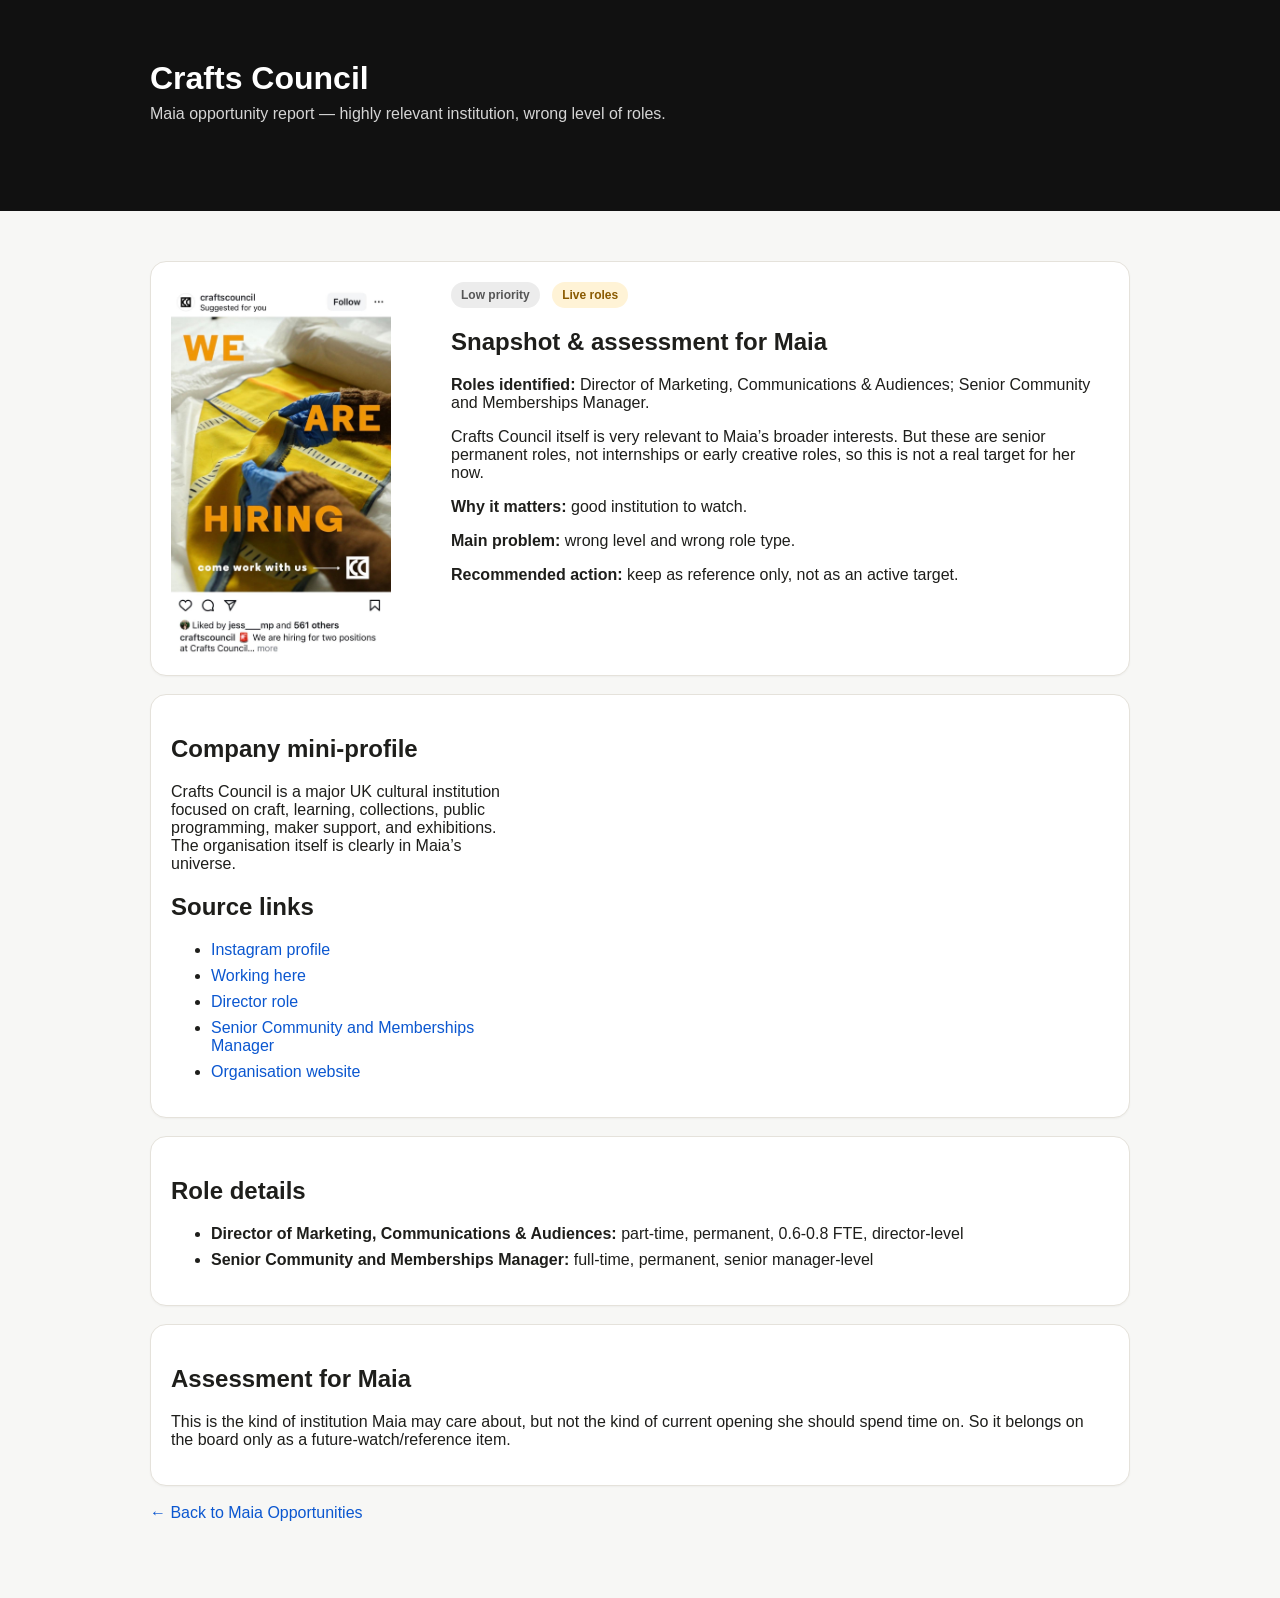
<file: opportunities/crafts-council.html>
<!doctype html>
<html lang="en">
<head>
  <meta charset="utf-8">
  <meta name="viewport" content="width=device-width, initial-scale=1">
  <title>Crafts Council — Maia Opportunity Report</title>
  <link rel="stylesheet" href="../styles.css">
</head>
<body>
  <header class="hero">
    <div class="container">
      <h1>Crafts Council</h1>
      <p>Maia opportunity report — highly relevant institution, wrong level of roles.</p>
    </div>
  </header>
  <main class="container">
    <div class="card summary-card">
      <div>
        <img src="../assets/crafts-council-first-screenshot.jpg" alt="Crafts Council hiring screenshot">
      </div>
      <div>
        <span class="badge closed">Low priority</span>
        <span class="badge review">Live roles</span>
        <h2>Snapshot & assessment for Maia</h2>
        <p><strong>Roles identified:</strong> Director of Marketing, Communications & Audiences; Senior Community and Memberships Manager.</p>
        <p>Crafts Council itself is very relevant to Maia’s broader interests. But these are senior permanent roles, not internships or early creative roles, so this is not a real target for her now.</p>
        <p><strong>Why it matters:</strong> good institution to watch.</p>
        <p><strong>Main problem:</strong> wrong level and wrong role type.</p>
        <p><strong>Recommended action:</strong> keep as reference only, not as an active target.</p>
      </div>
    </div>

    <div class="card top-section">
      <div>
        <h2>Company mini-profile</h2>
        <p>Crafts Council is a major UK cultural institution focused on craft, learning, collections, public programming, maker support, and exhibitions. The organisation itself is clearly in Maia’s universe.</p>
        <h2>Source links</h2>
        <ul class="tight">
          <li><a href="https://www.instagram.com/craftscouncil/" target="_blank" rel="noopener noreferrer">Instagram profile</a></li>
          <li><a href="https://www.craftscouncil.org.uk/about/working-here" target="_blank" rel="noopener noreferrer">Working here</a></li>
          <li><a href="https://www.craftscouncil.org.uk/sector-support/opportunities/director-of-marketing-communications-audiences-part-time-permanent-0608-fte" target="_blank" rel="noopener noreferrer">Director role</a></li>
          <li><a href="https://www.craftscouncil.org.uk/sector-support/opportunities/senior-community-and-memberships-manager-full-time-permanent" target="_blank" rel="noopener noreferrer">Senior Community and Memberships Manager</a></li>
          <li><a href="https://www.craftscouncil.org.uk/" target="_blank" rel="noopener noreferrer">Organisation website</a></li>
        </ul>
      </div>
    </div>

    <div class="card">
      <h2>Role details</h2>
      <ul class="tight">
        <li><strong>Director of Marketing, Communications & Audiences:</strong> part-time, permanent, 0.6-0.8 FTE, director-level</li>
        <li><strong>Senior Community and Memberships Manager:</strong> full-time, permanent, senior manager-level</li>
      </ul>
    </div>

    <div class="card">
      <h2>Assessment for Maia</h2>
      <p>This is the kind of institution Maia may care about, but not the kind of current opening she should spend time on. So it belongs on the board only as a future-watch/reference item.</p>
    </div>

    <p><a href="../index.html">← Back to Maia Opportunities</a></p>
  </main>
</body>
</html>
</file>
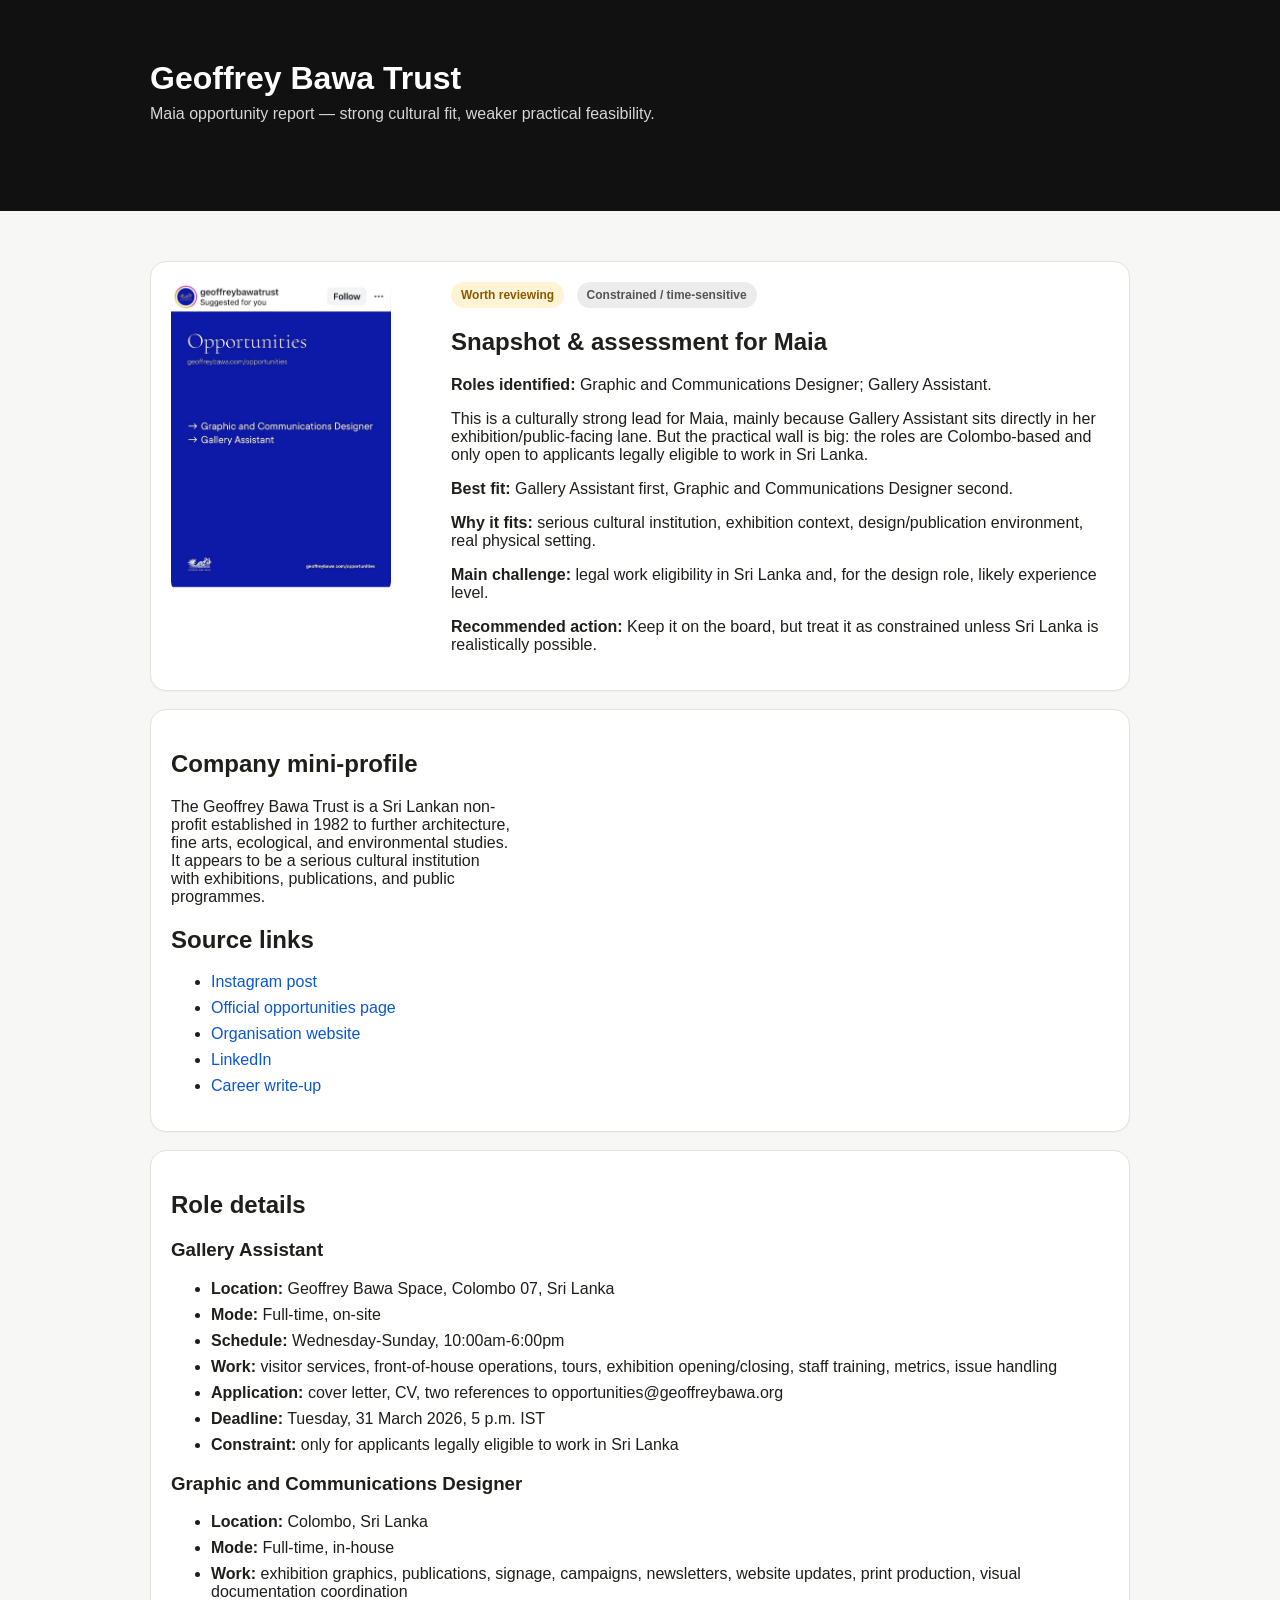
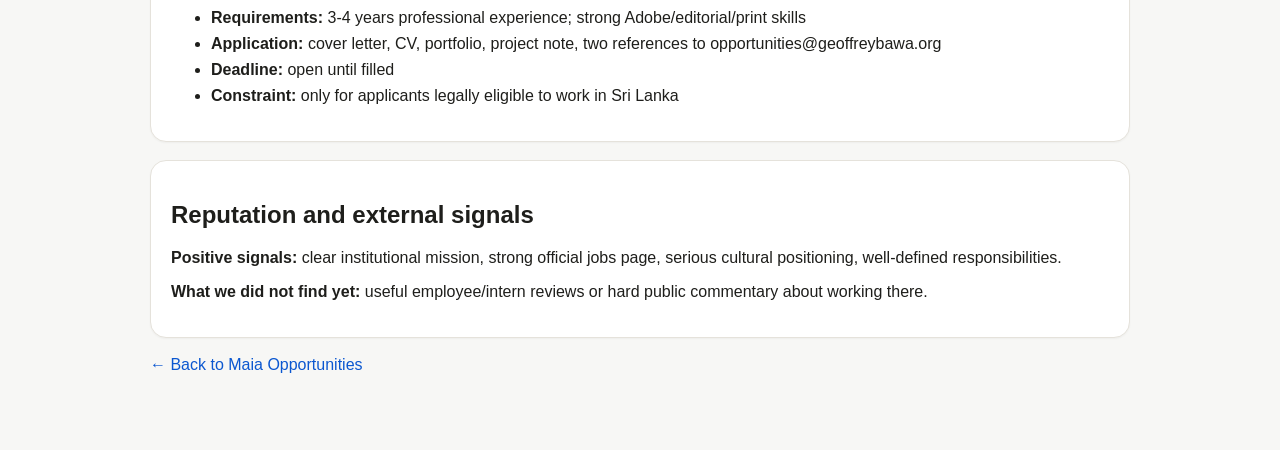
<file: opportunities/geoffrey-bawa-trust.html>
<!doctype html>
<html lang="en">
<head>
  <meta charset="utf-8">
  <meta name="viewport" content="width=device-width, initial-scale=1">
  <title>Geoffrey Bawa Trust — Maia Opportunity Report</title>
  <link rel="stylesheet" href="../styles.css">
</head>
<body>
  <header class="hero">
    <div class="container">
      <h1>Geoffrey Bawa Trust</h1>
      <p>Maia opportunity report — strong cultural fit, weaker practical feasibility.</p>
    </div>
  </header>
  <main class="container">
    <div class="card summary-card">
      <div>
        <img src="../assets/geoffrey-bawa-trust-first-screenshot.jpg" alt="Geoffrey Bawa Trust opportunity screenshot">
      </div>
      <div>
        <span class="badge review">Worth reviewing</span>
        <span class="badge closed">Constrained / time-sensitive</span>
        <h2>Snapshot & assessment for Maia</h2>
        <p><strong>Roles identified:</strong> Graphic and Communications Designer; Gallery Assistant.</p>
        <p>This is a culturally strong lead for Maia, mainly because Gallery Assistant sits directly in her exhibition/public-facing lane. But the practical wall is big: the roles are Colombo-based and only open to applicants legally eligible to work in Sri Lanka.</p>
        <p><strong>Best fit:</strong> Gallery Assistant first, Graphic and Communications Designer second.</p>
        <p><strong>Why it fits:</strong> serious cultural institution, exhibition context, design/publication environment, real physical setting.</p>
        <p><strong>Main challenge:</strong> legal work eligibility in Sri Lanka and, for the design role, likely experience level.</p>
        <p><strong>Recommended action:</strong> Keep it on the board, but treat it as constrained unless Sri Lanka is realistically possible.</p>
      </div>
    </div>

    <div class="card top-section">
      <div>
        <h2>Company mini-profile</h2>
        <p>The Geoffrey Bawa Trust is a Sri Lankan non-profit established in 1982 to further architecture, fine arts, ecological, and environmental studies. It appears to be a serious cultural institution with exhibitions, publications, and public programmes.</p>
        <h2>Source links</h2>
        <ul class="tight">
          <li><a href="https://www.instagram.com/p/DV-RpiIl12g/" target="_blank" rel="noopener noreferrer">Instagram post</a></li>
          <li><a href="https://geoffreybawa.com/opportunities" target="_blank" rel="noopener noreferrer">Official opportunities page</a></li>
          <li><a href="https://geoffreybawa.com/" target="_blank" rel="noopener noreferrer">Organisation website</a></li>
          <li><a href="https://lk.linkedin.com/company/geoffrey-bawa-trust" target="_blank" rel="noopener noreferrer">LinkedIn</a></li>
          <li><a href="https://lmd.lk/geoffrey-bawa-trust-careers/" target="_blank" rel="noopener noreferrer">Career write-up</a></li>
        </ul>
      </div>
    </div>

    <div class="card">
      <h2>Role details</h2>
      <h3>Gallery Assistant</h3>
      <ul class="tight">
        <li><strong>Location:</strong> Geoffrey Bawa Space, Colombo 07, Sri Lanka</li>
        <li><strong>Mode:</strong> Full-time, on-site</li>
        <li><strong>Schedule:</strong> Wednesday-Sunday, 10:00am-6:00pm</li>
        <li><strong>Work:</strong> visitor services, front-of-house operations, tours, exhibition opening/closing, staff training, metrics, issue handling</li>
        <li><strong>Application:</strong> cover letter, CV, two references to opportunities@geoffreybawa.org</li>
        <li><strong>Deadline:</strong> Tuesday, 31 March 2026, 5 p.m. IST</li>
        <li><strong>Constraint:</strong> only for applicants legally eligible to work in Sri Lanka</li>
      </ul>
      <h3>Graphic and Communications Designer</h3>
      <ul class="tight">
        <li><strong>Location:</strong> Colombo, Sri Lanka</li>
        <li><strong>Mode:</strong> Full-time, in-house</li>
        <li><strong>Work:</strong> exhibition graphics, publications, signage, campaigns, newsletters, website updates, print production, visual documentation coordination</li>
        <li><strong>Requirements:</strong> 3-4 years professional experience; strong Adobe/editorial/print skills</li>
        <li><strong>Application:</strong> cover letter, CV, portfolio, project note, two references to opportunities@geoffreybawa.org</li>
        <li><strong>Deadline:</strong> open until filled</li>
        <li><strong>Constraint:</strong> only for applicants legally eligible to work in Sri Lanka</li>
      </ul>
    </div>

    <div class="card">
      <h2>Reputation and external signals</h2>
      <p><strong>Positive signals:</strong> clear institutional mission, strong official jobs page, serious cultural positioning, well-defined responsibilities.</p>
      <p><strong>What we did not find yet:</strong> useful employee/intern reviews or hard public commentary about working there.</p>
    </div>

    <p><a href="../index.html">← Back to Maia Opportunities</a></p>
  </main>
</body>
</html>
</file>
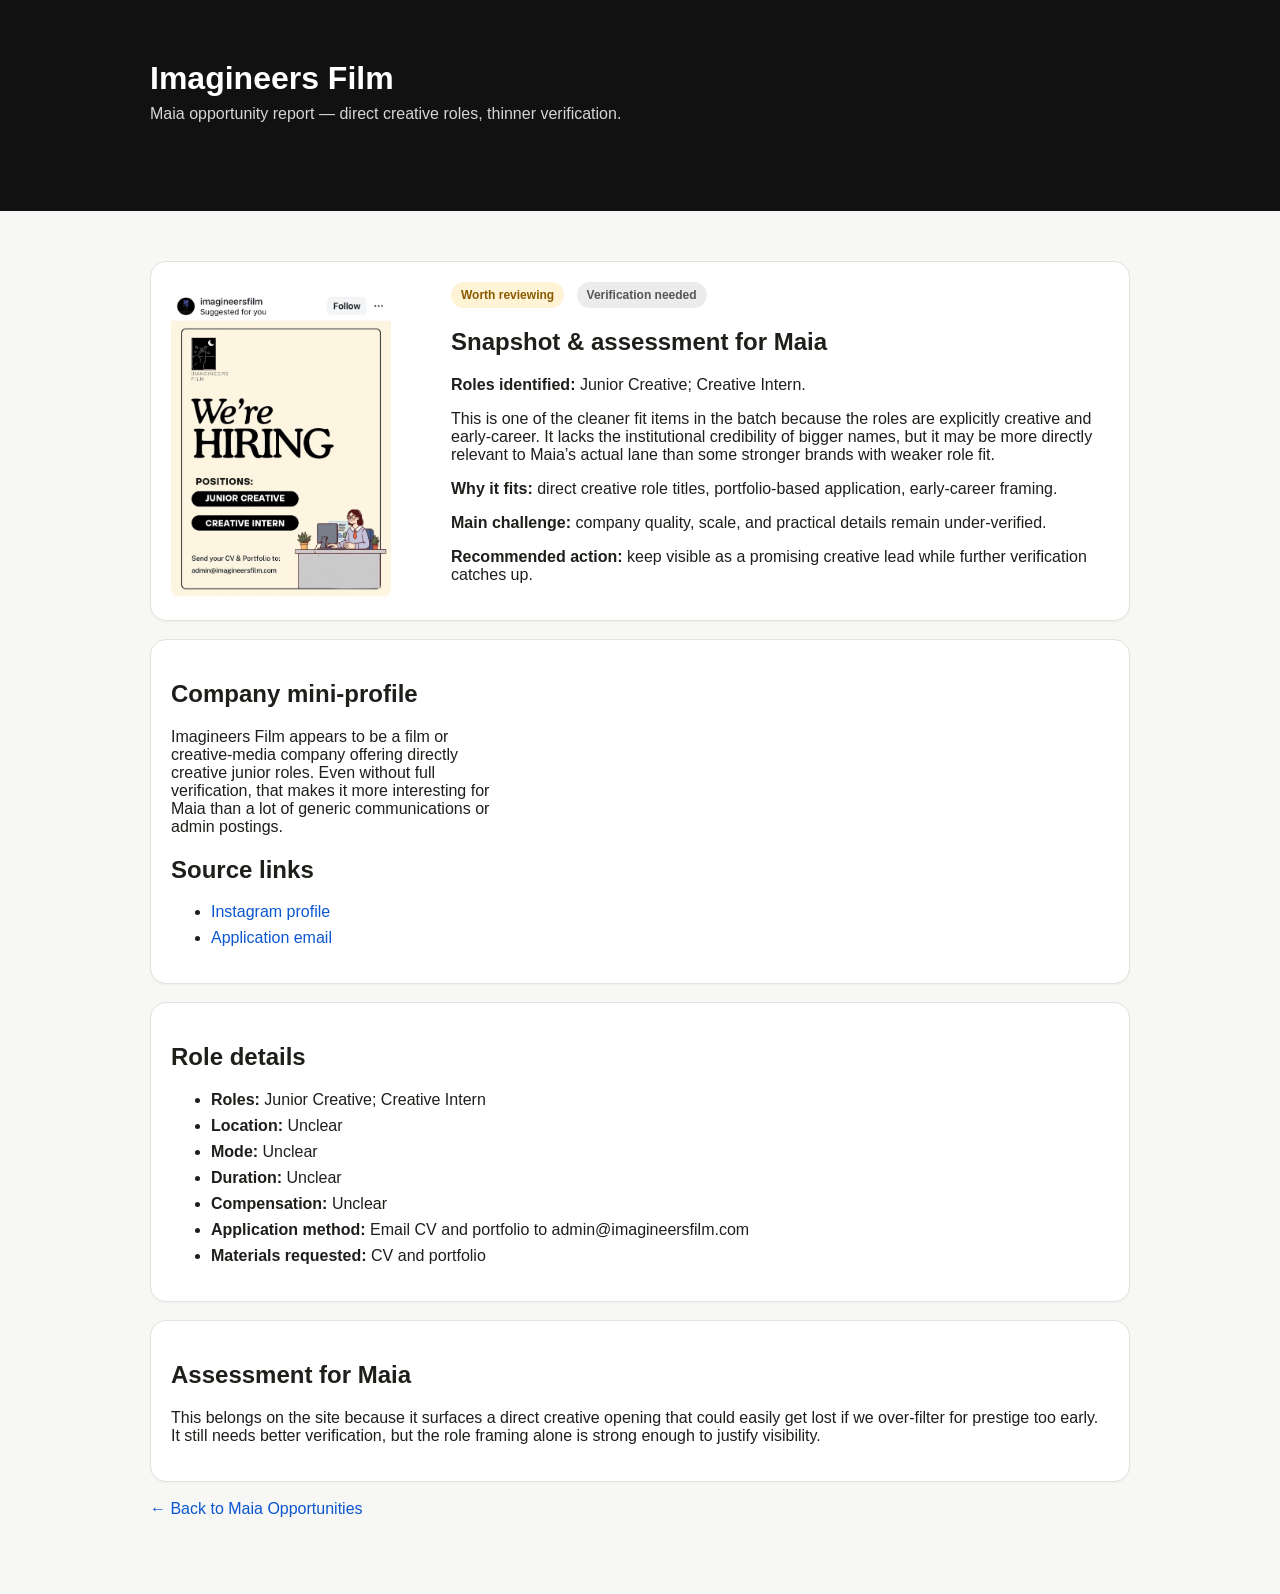
<file: opportunities/imagineers-film.html>
<!doctype html>
<html lang="en">
<head>
  <meta charset="utf-8">
  <meta name="viewport" content="width=device-width, initial-scale=1">
  <title>Imagineers Film — Maia Opportunity Report</title>
  <link rel="stylesheet" href="../styles.css">
</head>
<body>
  <header class="hero">
    <div class="container">
      <h1>Imagineers Film</h1>
      <p>Maia opportunity report — direct creative roles, thinner verification.</p>
    </div>
  </header>
  <main class="container">
    <div class="card summary-card">
      <div>
        <img src="../assets/imagineers-film-first-screenshot.jpg" alt="Imagineers Film hiring screenshot">
      </div>
      <div>
        <span class="badge review">Worth reviewing</span>
        <span class="badge closed">Verification needed</span>
        <h2>Snapshot & assessment for Maia</h2>
        <p><strong>Roles identified:</strong> Junior Creative; Creative Intern.</p>
        <p>This is one of the cleaner fit items in the batch because the roles are explicitly creative and early-career. It lacks the institutional credibility of bigger names, but it may be more directly relevant to Maia’s actual lane than some stronger brands with weaker role fit.</p>
        <p><strong>Why it fits:</strong> direct creative role titles, portfolio-based application, early-career framing.</p>
        <p><strong>Main challenge:</strong> company quality, scale, and practical details remain under-verified.</p>
        <p><strong>Recommended action:</strong> keep visible as a promising creative lead while further verification catches up.</p>
      </div>
    </div>

    <div class="card top-section">
      <div>
        <h2>Company mini-profile</h2>
        <p>Imagineers Film appears to be a film or creative-media company offering directly creative junior roles. Even without full verification, that makes it more interesting for Maia than a lot of generic communications or admin postings.</p>
        <h2>Source links</h2>
        <ul class="tight">
          <li><a href="https://www.instagram.com/imagineersfilm/" target="_blank" rel="noopener noreferrer">Instagram profile</a></li>
          <li><a href="mailto:admin@imagineersfilm.com">Application email</a></li>
        </ul>
      </div>
    </div>

    <div class="card">
      <h2>Role details</h2>
      <ul class="tight">
        <li><strong>Roles:</strong> Junior Creative; Creative Intern</li>
        <li><strong>Location:</strong> Unclear</li>
        <li><strong>Mode:</strong> Unclear</li>
        <li><strong>Duration:</strong> Unclear</li>
        <li><strong>Compensation:</strong> Unclear</li>
        <li><strong>Application method:</strong> Email CV and portfolio to admin@imagineersfilm.com</li>
        <li><strong>Materials requested:</strong> CV and portfolio</li>
      </ul>
    </div>

    <div class="card">
      <h2>Assessment for Maia</h2>
      <p>This belongs on the site because it surfaces a direct creative opening that could easily get lost if we over-filter for prestige too early. It still needs better verification, but the role framing alone is strong enough to justify visibility.</p>
    </div>

    <p><a href="../index.html">← Back to Maia Opportunities</a></p>
  </main>
</body>
</html>
</file>
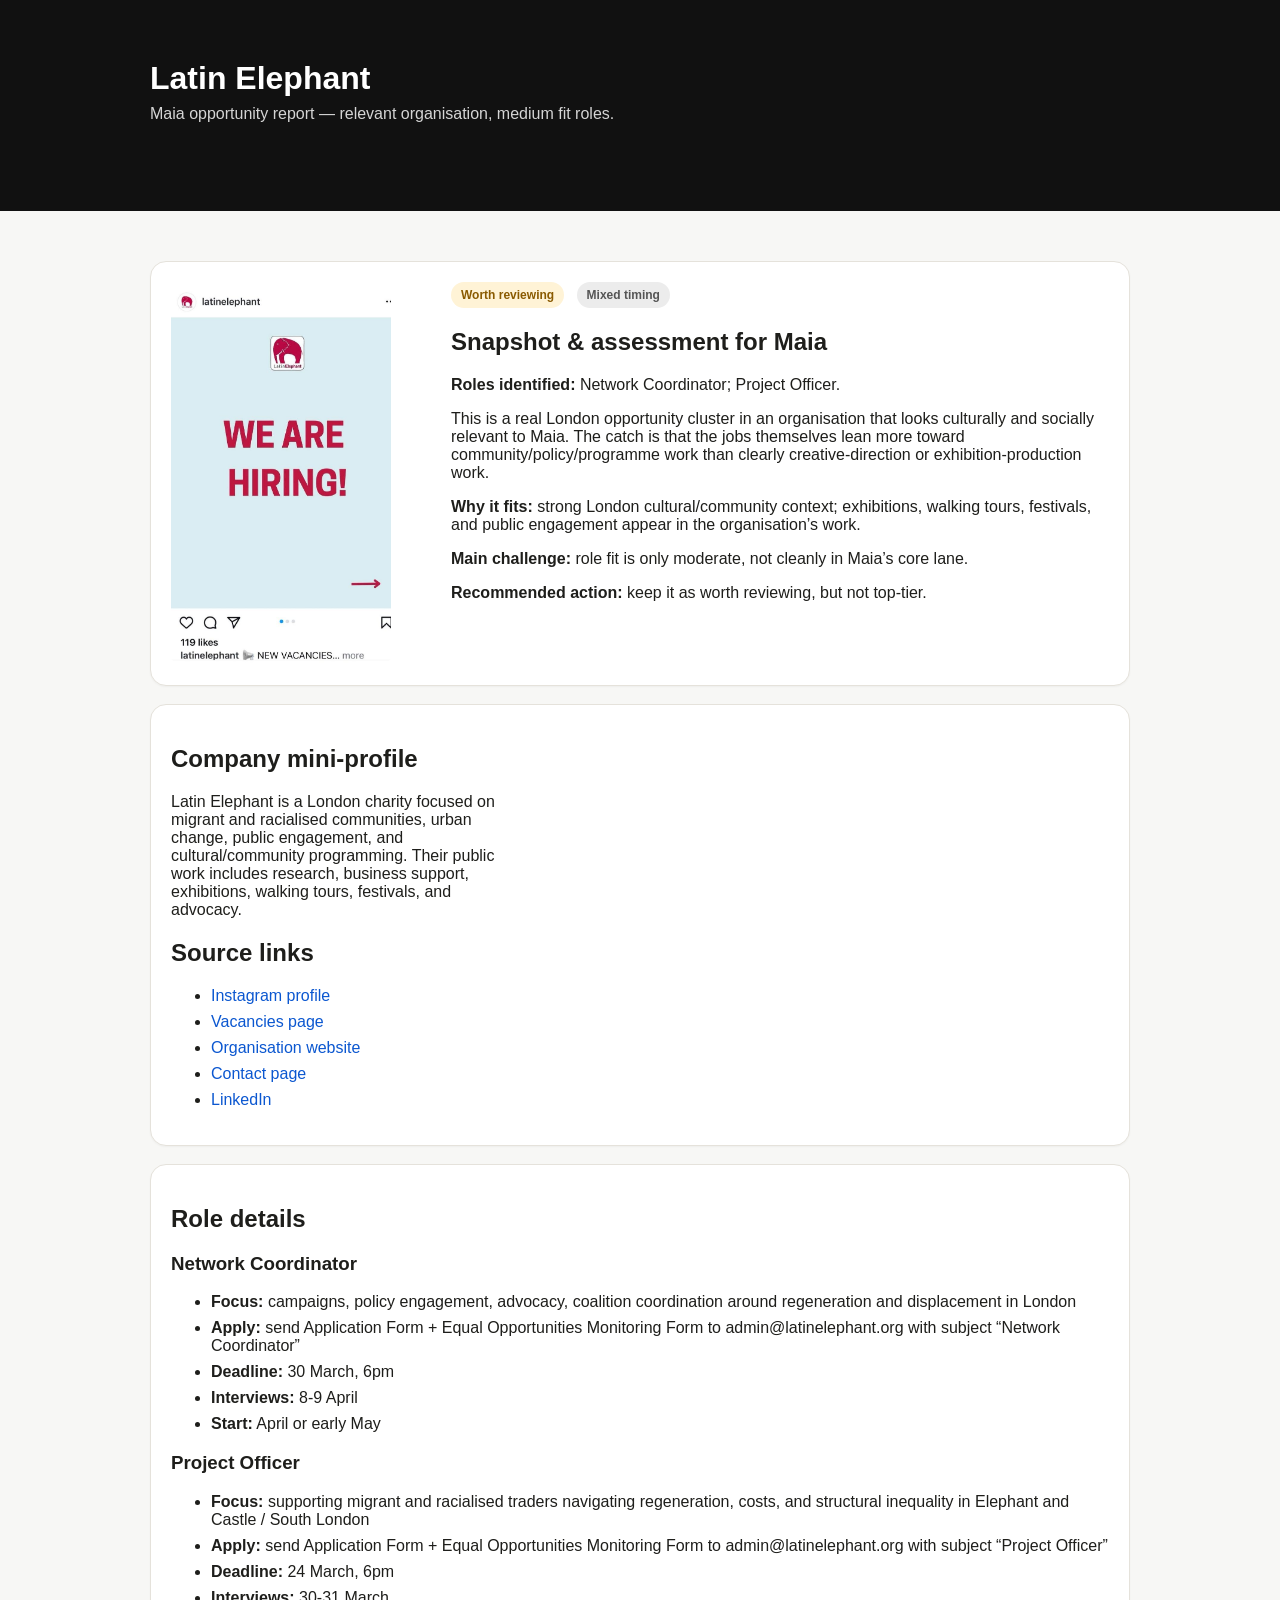
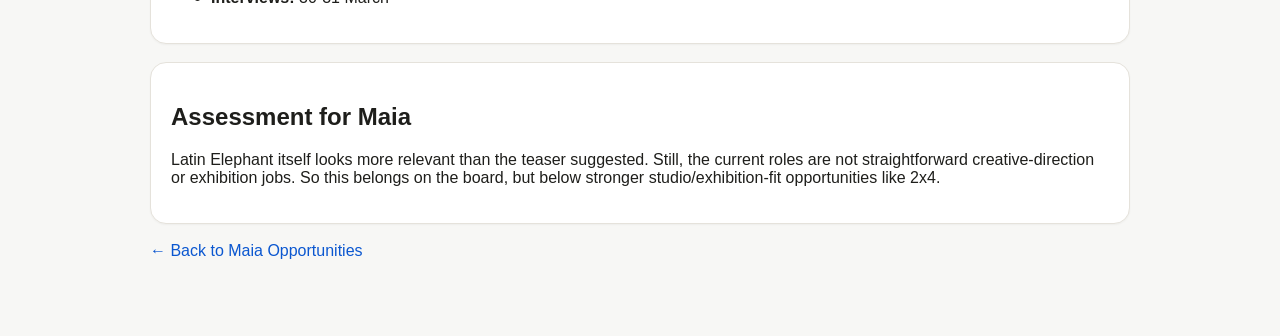
<file: opportunities/latin-elephant.html>
<!doctype html>
<html lang="en">
<head>
  <meta charset="utf-8">
  <meta name="viewport" content="width=device-width, initial-scale=1">
  <title>Latin Elephant — Maia Opportunity Report</title>
  <link rel="stylesheet" href="../styles.css">
</head>
<body>
  <header class="hero">
    <div class="container">
      <h1>Latin Elephant</h1>
      <p>Maia opportunity report — relevant organisation, medium fit roles.</p>
    </div>
  </header>
  <main class="container">
    <div class="card summary-card">
      <div>
        <img src="../assets/latin-elephant-first-screenshot.jpg" alt="Latin Elephant hiring teaser screenshot">
      </div>
      <div>
        <span class="badge review">Worth reviewing</span>
        <span class="badge closed">Mixed timing</span>
        <h2>Snapshot & assessment for Maia</h2>
        <p><strong>Roles identified:</strong> Network Coordinator; Project Officer.</p>
        <p>This is a real London opportunity cluster in an organisation that looks culturally and socially relevant to Maia. The catch is that the jobs themselves lean more toward community/policy/programme work than clearly creative-direction or exhibition-production work.</p>
        <p><strong>Why it fits:</strong> strong London cultural/community context; exhibitions, walking tours, festivals, and public engagement appear in the organisation’s work.</p>
        <p><strong>Main challenge:</strong> role fit is only moderate, not cleanly in Maia’s core lane.</p>
        <p><strong>Recommended action:</strong> keep it as worth reviewing, but not top-tier.</p>
      </div>
    </div>

    <div class="card top-section">
      <div>
        <h2>Company mini-profile</h2>
        <p>Latin Elephant is a London charity focused on migrant and racialised communities, urban change, public engagement, and cultural/community programming. Their public work includes research, business support, exhibitions, walking tours, festivals, and advocacy.</p>
        <h2>Source links</h2>
        <ul class="tight">
          <li><a href="https://www.instagram.com/latinelephant/" target="_blank" rel="noopener noreferrer">Instagram profile</a></li>
          <li><a href="https://latinelephant.org/vacancies/" target="_blank" rel="noopener noreferrer">Vacancies page</a></li>
          <li><a href="https://latinelephant.org/" target="_blank" rel="noopener noreferrer">Organisation website</a></li>
          <li><a href="https://latinelephant.org/contact/" target="_blank" rel="noopener noreferrer">Contact page</a></li>
          <li><a href="https://gh.linkedin.com/company/latin-elephant" target="_blank" rel="noopener noreferrer">LinkedIn</a></li>
        </ul>
      </div>
    </div>

    <div class="card">
      <h2>Role details</h2>
      <h3>Network Coordinator</h3>
      <ul class="tight">
        <li><strong>Focus:</strong> campaigns, policy engagement, advocacy, coalition coordination around regeneration and displacement in London</li>
        <li><strong>Apply:</strong> send Application Form + Equal Opportunities Monitoring Form to admin@latinelephant.org with subject “Network Coordinator”</li>
        <li><strong>Deadline:</strong> 30 March, 6pm</li>
        <li><strong>Interviews:</strong> 8-9 April</li>
        <li><strong>Start:</strong> April or early May</li>
      </ul>
      <h3>Project Officer</h3>
      <ul class="tight">
        <li><strong>Focus:</strong> supporting migrant and racialised traders navigating regeneration, costs, and structural inequality in Elephant and Castle / South London</li>
        <li><strong>Apply:</strong> send Application Form + Equal Opportunities Monitoring Form to admin@latinelephant.org with subject “Project Officer”</li>
        <li><strong>Deadline:</strong> 24 March, 6pm</li>
        <li><strong>Interviews:</strong> 30-31 March</li>
      </ul>
    </div>

    <div class="card">
      <h2>Assessment for Maia</h2>
      <p>Latin Elephant itself looks more relevant than the teaser suggested. Still, the current roles are not straightforward creative-direction or exhibition jobs. So this belongs on the board, but below stronger studio/exhibition-fit opportunities like 2x4.</p>
    </div>

    <p><a href="../index.html">← Back to Maia Opportunities</a></p>
  </main>
</body>
</html>
</file>
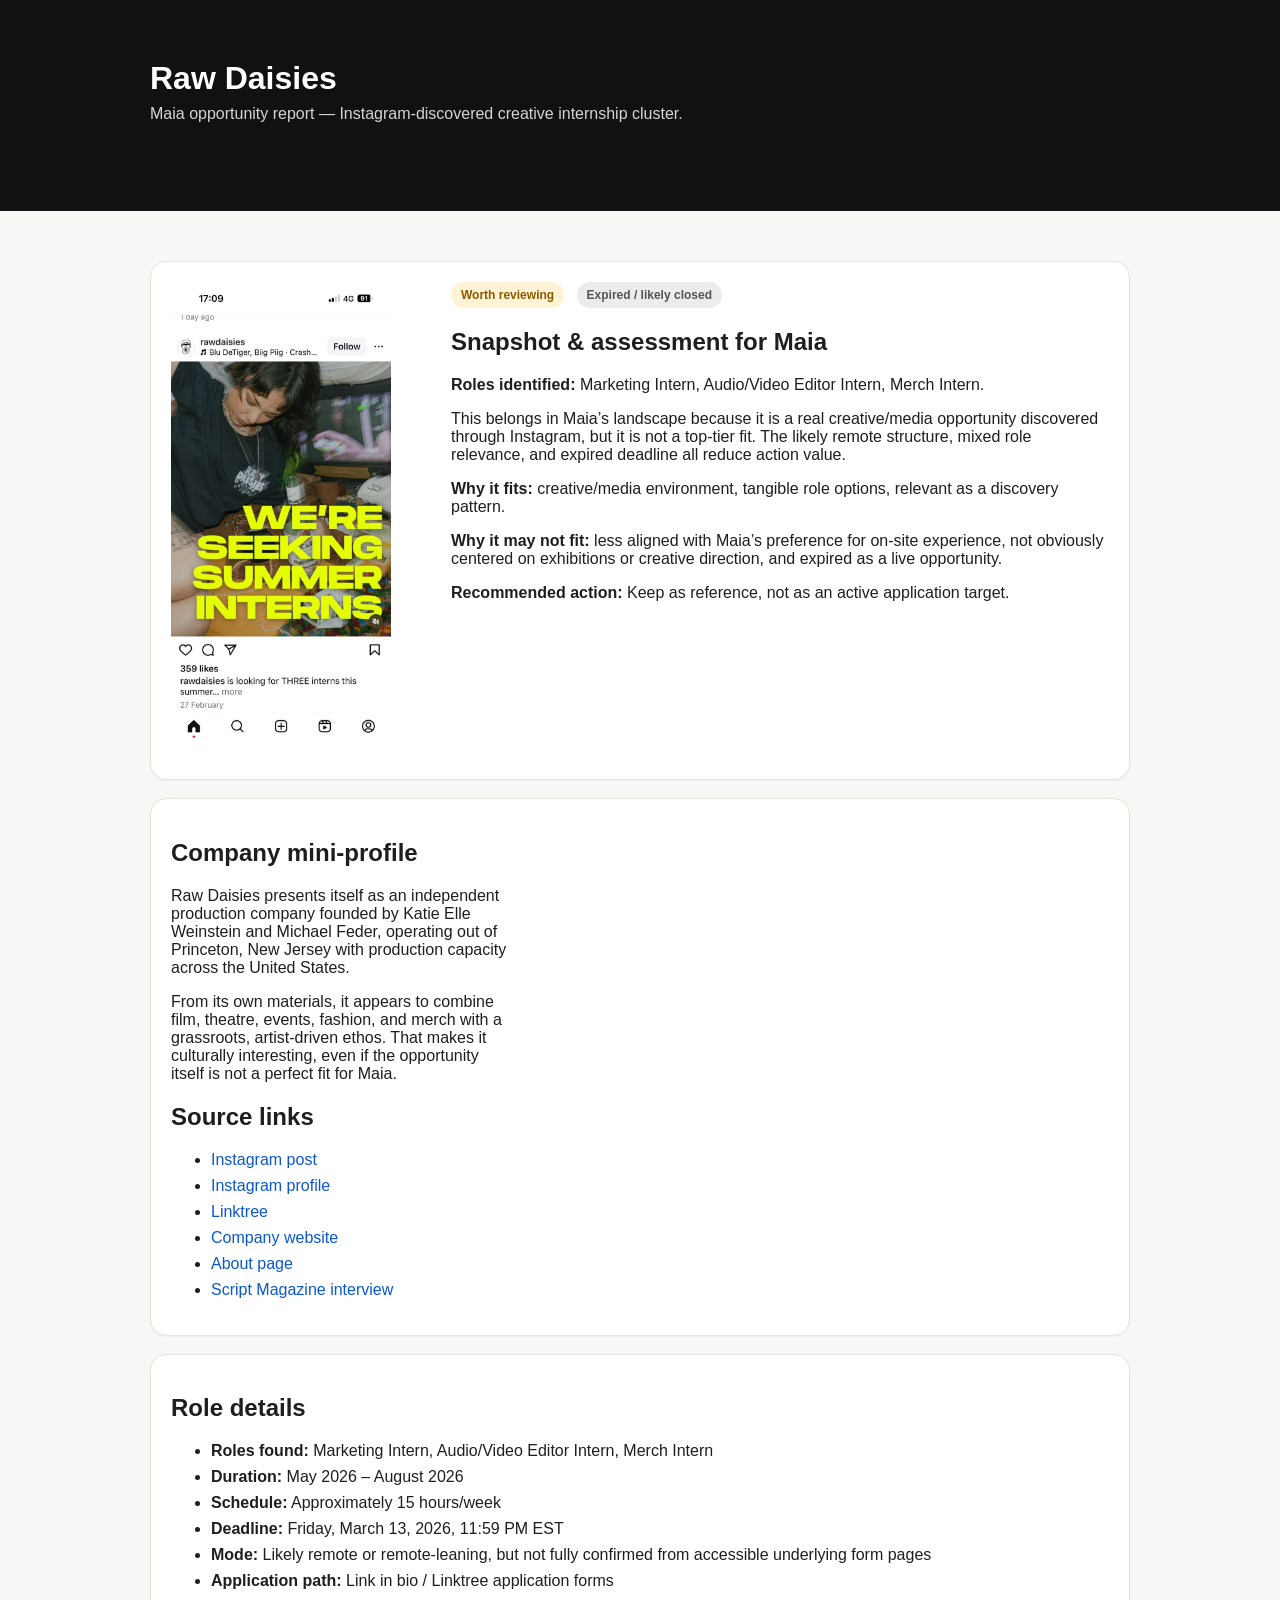
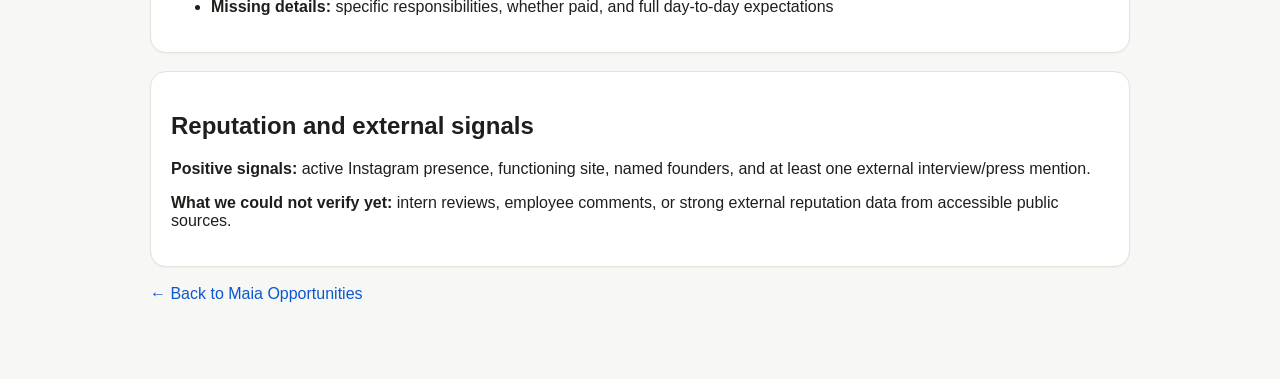
<file: opportunities/rawdaisies.html>
<!doctype html>
<html lang="en">
<head>
  <meta charset="utf-8">
  <meta name="viewport" content="width=device-width, initial-scale=1">
  <title>Raw Daisies — Maia Opportunity Report</title>
  <link rel="stylesheet" href="../styles.css">
</head>
<body>
  <header class="hero">
    <div class="container">
      <h1>Raw Daisies</h1>
      <p>Maia opportunity report — Instagram-discovered creative internship cluster.</p>
    </div>
  </header>
  <main class="container">
    <div class="card summary-card">
      <div>
        <img src="../assets/rawdaisies-first-screenshot.jpg" alt="Raw Daisies Instagram internship post screenshot">
      </div>
      <div>
        <span class="badge review">Worth reviewing</span>
        <span class="badge closed">Expired / likely closed</span>
        <h2>Snapshot & assessment for Maia</h2>
        <p><strong>Roles identified:</strong> Marketing Intern, Audio/Video Editor Intern, Merch Intern.</p>
        <p>This belongs in Maia’s landscape because it is a real creative/media opportunity discovered through Instagram, but it is not a top-tier fit. The likely remote structure, mixed role relevance, and expired deadline all reduce action value.</p>
        <p><strong>Why it fits:</strong> creative/media environment, tangible role options, relevant as a discovery pattern.</p>
        <p><strong>Why it may not fit:</strong> less aligned with Maia’s preference for on-site experience, not obviously centered on exhibitions or creative direction, and expired as a live opportunity.</p>
        <p><strong>Recommended action:</strong> Keep as reference, not as an active application target.</p>
      </div>
    </div>

    <div class="card top-section">
      <div>
        <h2>Company mini-profile</h2>
        <p>Raw Daisies presents itself as an independent production company founded by Katie Elle Weinstein and Michael Feder, operating out of Princeton, New Jersey with production capacity across the United States.</p>
        <p>From its own materials, it appears to combine film, theatre, events, fashion, and merch with a grassroots, artist-driven ethos. That makes it culturally interesting, even if the opportunity itself is not a perfect fit for Maia.</p>
        <h2>Source links</h2>
        <ul class="tight">
          <li><a href="https://www.instagram.com/p/DVRBKnHETIo/" target="_blank" rel="noopener noreferrer">Instagram post</a></li>
          <li><a href="https://www.instagram.com/rawdaisies/" target="_blank" rel="noopener noreferrer">Instagram profile</a></li>
          <li><a href="https://linktr.ee/rawdaisies" target="_blank" rel="noopener noreferrer">Linktree</a></li>
          <li><a href="https://rawdaisies.com/" target="_blank" rel="noopener noreferrer">Company website</a></li>
          <li><a href="https://rawdaisies.com/about" target="_blank" rel="noopener noreferrer">About page</a></li>
          <li><a href="https://scriptmag.com/true-indie-interview-with-filmmakers-katie-weinstein-and-michael-feder-of-raw-daisies-on-connecting-directly-with-audiences-in-an-age-of-ai" target="_blank" rel="noopener noreferrer">Script Magazine interview</a></li>
        </ul>
      </div>
    </div>

    <div class="card">
      <h2>Role details</h2>
      <ul class="tight">
        <li><strong>Roles found:</strong> Marketing Intern, Audio/Video Editor Intern, Merch Intern</li>
        <li><strong>Duration:</strong> May 2026 – August 2026</li>
        <li><strong>Schedule:</strong> Approximately 15 hours/week</li>
        <li><strong>Deadline:</strong> Friday, March 13, 2026, 11:59 PM EST</li>
        <li><strong>Mode:</strong> Likely remote or remote-leaning, but not fully confirmed from accessible underlying form pages</li>
        <li><strong>Application path:</strong> Link in bio / Linktree application forms</li>
        <li><strong>Missing details:</strong> specific responsibilities, whether paid, and full day-to-day expectations</li>
      </ul>
    </div>

    <div class="card">
      <h2>Reputation and external signals</h2>
      <p><strong>Positive signals:</strong> active Instagram presence, functioning site, named founders, and at least one external interview/press mention.</p>
      <p><strong>What we could not verify yet:</strong> intern reviews, employee comments, or strong external reputation data from accessible public sources.</p>
    </div>

    <p><a href="../index.html">← Back to Maia Opportunities</a></p>
  </main>
</body>
</html>
</file>
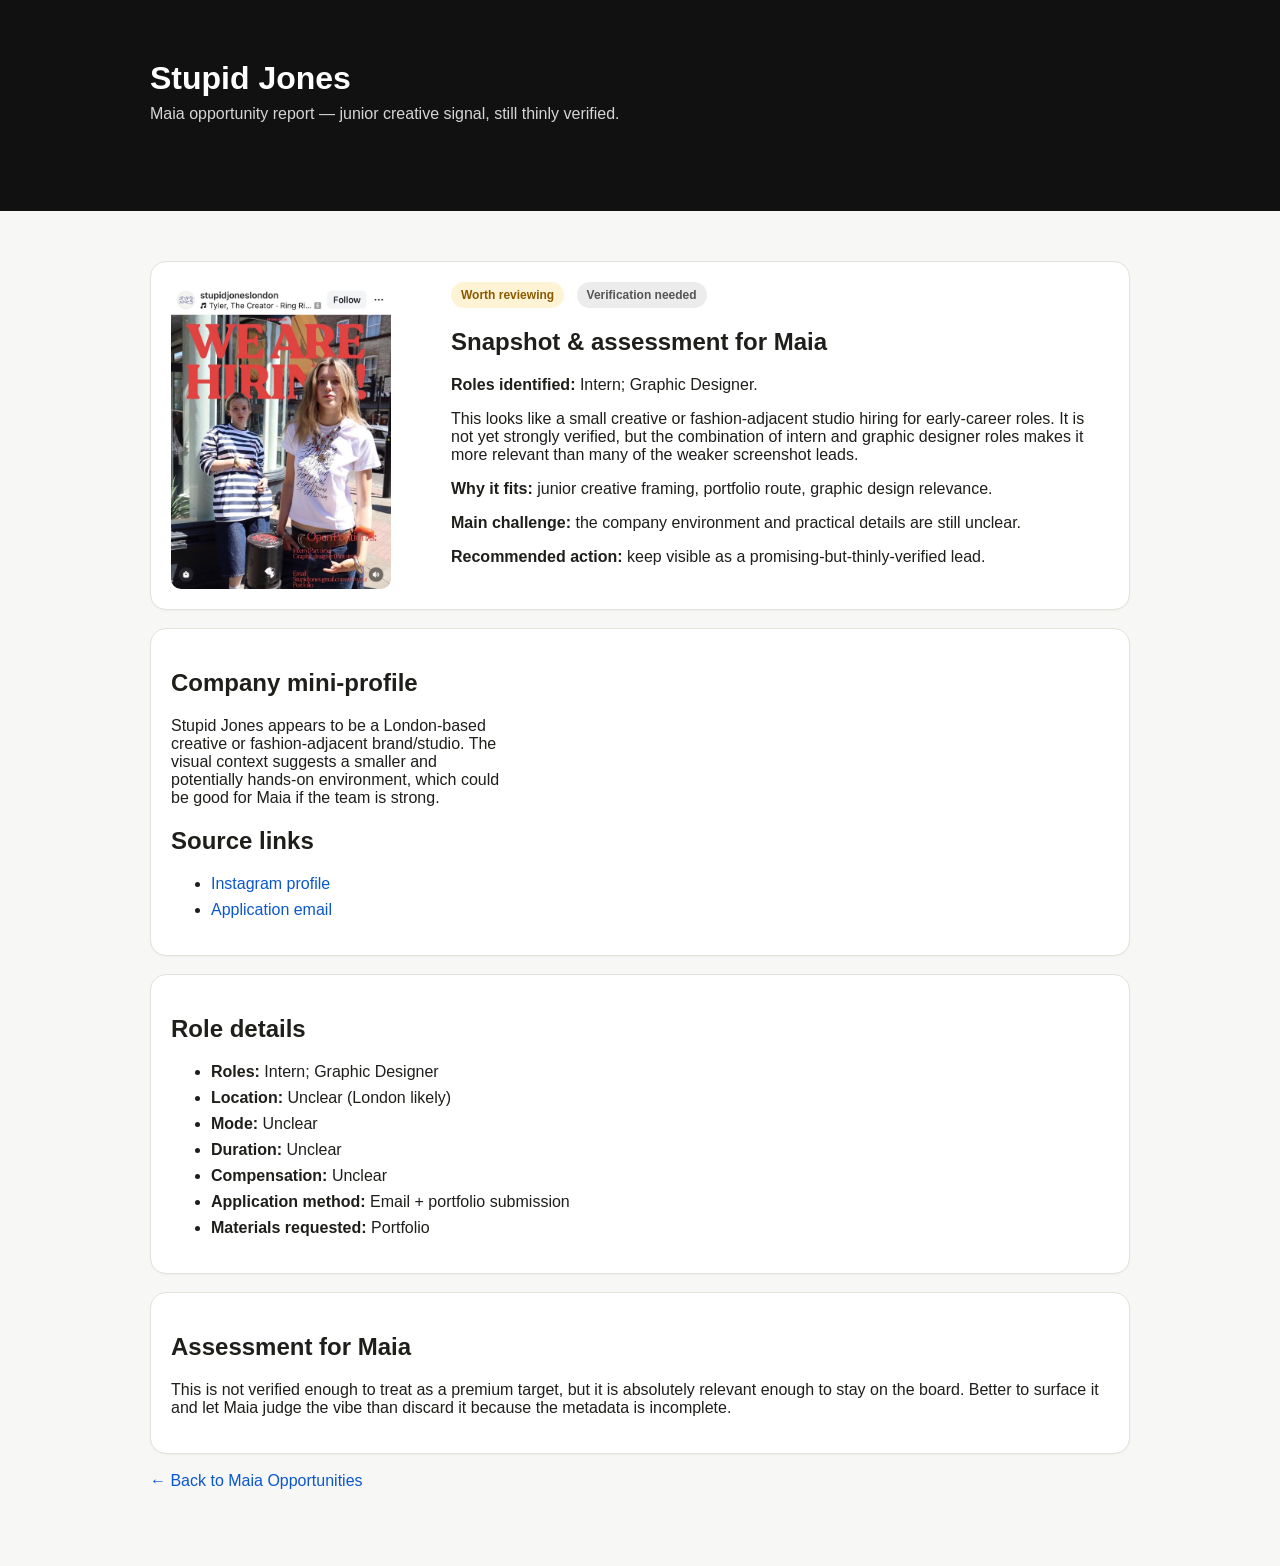
<file: opportunities/stupid-jones.html>
<!doctype html>
<html lang="en">
<head>
  <meta charset="utf-8">
  <meta name="viewport" content="width=device-width, initial-scale=1">
  <title>Stupid Jones — Maia Opportunity Report</title>
  <link rel="stylesheet" href="../styles.css">
</head>
<body>
  <header class="hero">
    <div class="container">
      <h1>Stupid Jones</h1>
      <p>Maia opportunity report — junior creative signal, still thinly verified.</p>
    </div>
  </header>
  <main class="container">
    <div class="card summary-card">
      <div>
        <img src="../assets/stupid-jones-first-screenshot.jpg" alt="Stupid Jones hiring screenshot">
      </div>
      <div>
        <span class="badge review">Worth reviewing</span>
        <span class="badge closed">Verification needed</span>
        <h2>Snapshot & assessment for Maia</h2>
        <p><strong>Roles identified:</strong> Intern; Graphic Designer.</p>
        <p>This looks like a small creative or fashion-adjacent studio hiring for early-career roles. It is not yet strongly verified, but the combination of intern and graphic designer roles makes it more relevant than many of the weaker screenshot leads.</p>
        <p><strong>Why it fits:</strong> junior creative framing, portfolio route, graphic design relevance.</p>
        <p><strong>Main challenge:</strong> the company environment and practical details are still unclear.</p>
        <p><strong>Recommended action:</strong> keep visible as a promising-but-thinly-verified lead.</p>
      </div>
    </div>

    <div class="card top-section">
      <div>
        <h2>Company mini-profile</h2>
        <p>Stupid Jones appears to be a London-based creative or fashion-adjacent brand/studio. The visual context suggests a smaller and potentially hands-on environment, which could be good for Maia if the team is strong.</p>
        <h2>Source links</h2>
        <ul class="tight">
          <li><a href="https://www.instagram.com/stupidjoneslondon/" target="_blank" rel="noopener noreferrer">Instagram profile</a></li>
          <li><a href="mailto:stupidjones@gmail.com">Application email</a></li>
        </ul>
      </div>
    </div>

    <div class="card">
      <h2>Role details</h2>
      <ul class="tight">
        <li><strong>Roles:</strong> Intern; Graphic Designer</li>
        <li><strong>Location:</strong> Unclear (London likely)</li>
        <li><strong>Mode:</strong> Unclear</li>
        <li><strong>Duration:</strong> Unclear</li>
        <li><strong>Compensation:</strong> Unclear</li>
        <li><strong>Application method:</strong> Email + portfolio submission</li>
        <li><strong>Materials requested:</strong> Portfolio</li>
      </ul>
    </div>

    <div class="card">
      <h2>Assessment for Maia</h2>
      <p>This is not verified enough to treat as a premium target, but it is absolutely relevant enough to stay on the board. Better to surface it and let Maia judge the vibe than discard it because the metadata is incomplete.</p>
    </div>

    <p><a href="../index.html">← Back to Maia Opportunities</a></p>
  </main>
</body>
</html>
</file>
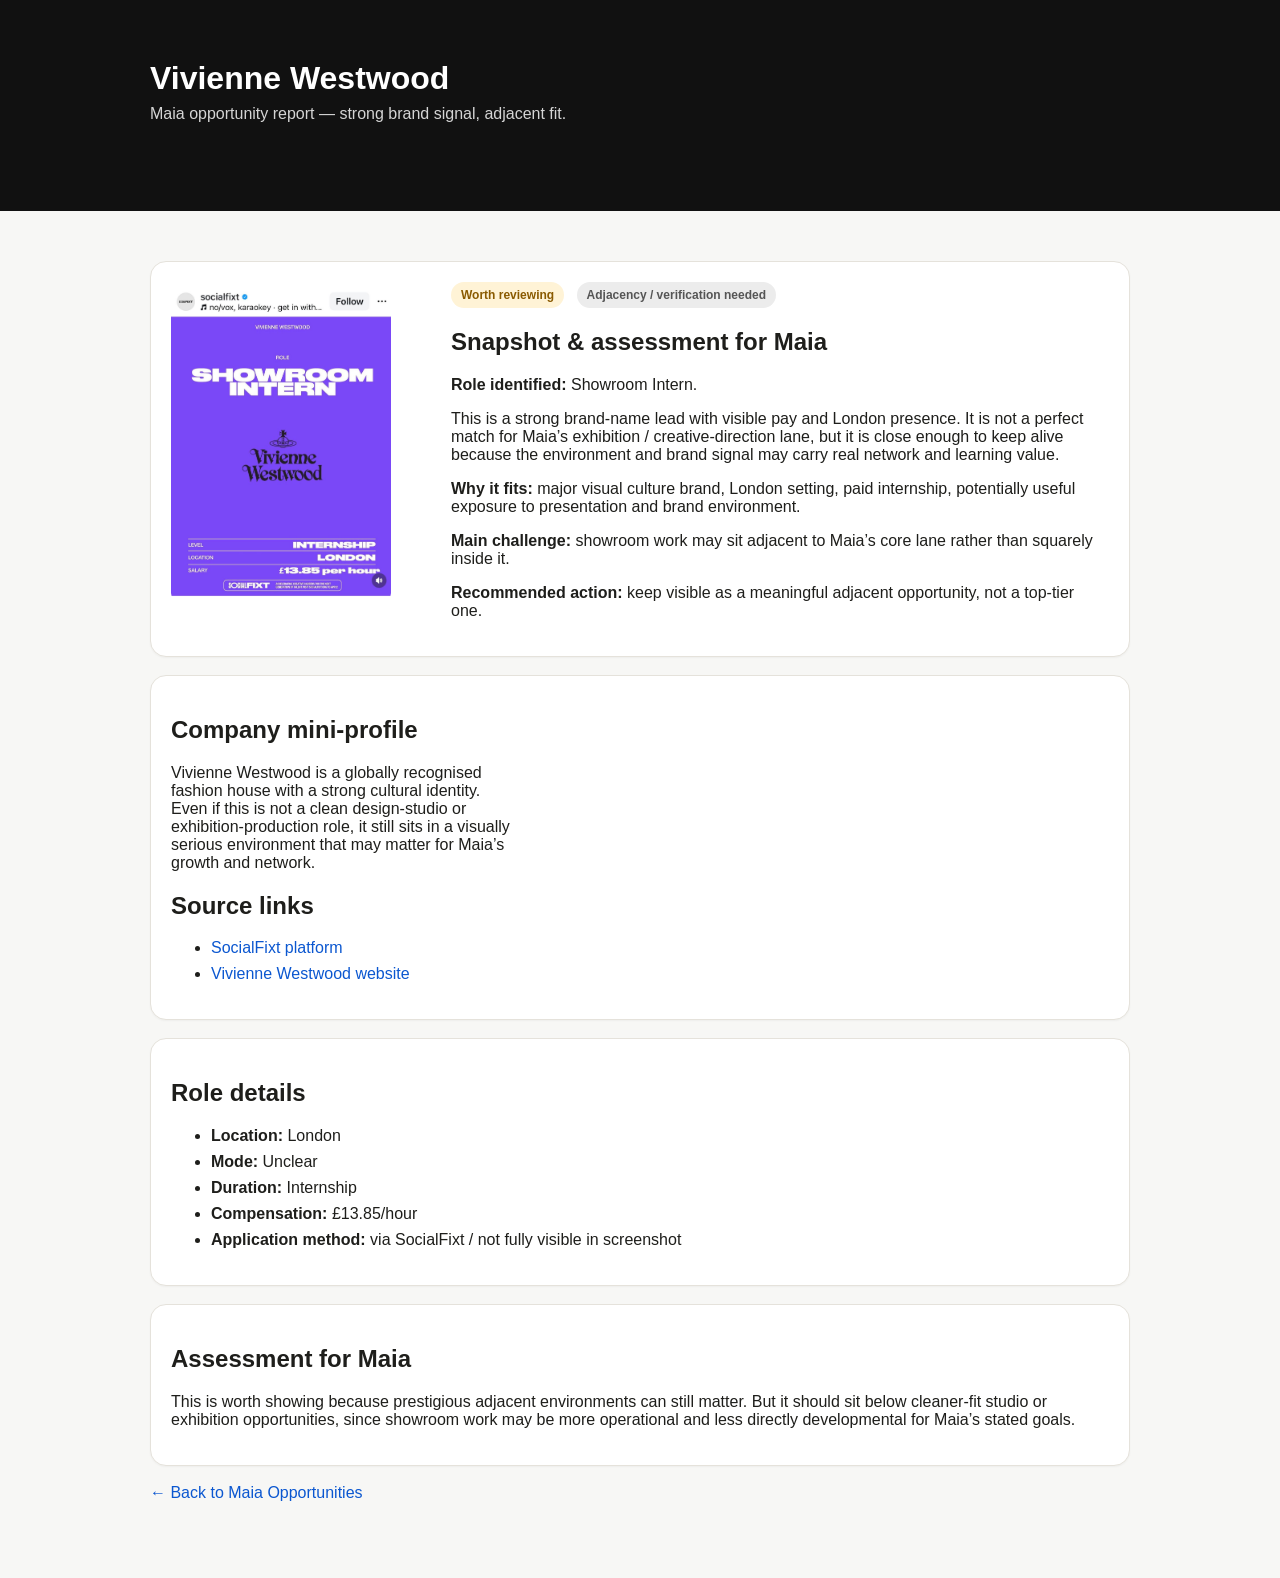
<file: opportunities/vivienne-westwood-showroom-intern.html>
<!doctype html>
<html lang="en">
<head>
  <meta charset="utf-8">
  <meta name="viewport" content="width=device-width, initial-scale=1">
  <title>Vivienne Westwood — Maia Opportunity Report</title>
  <link rel="stylesheet" href="../styles.css">
</head>
<body>
  <header class="hero">
    <div class="container">
      <h1>Vivienne Westwood</h1>
      <p>Maia opportunity report — strong brand signal, adjacent fit.</p>
    </div>
  </header>
  <main class="container">
    <div class="card summary-card">
      <div>
        <img src="../assets/vivienne-westwood-showroom-intern-first-screenshot.jpg" alt="Vivienne Westwood showroom intern screenshot">
      </div>
      <div>
        <span class="badge review">Worth reviewing</span>
        <span class="badge closed">Adjacency / verification needed</span>
        <h2>Snapshot & assessment for Maia</h2>
        <p><strong>Role identified:</strong> Showroom Intern.</p>
        <p>This is a strong brand-name lead with visible pay and London presence. It is not a perfect match for Maia’s exhibition / creative-direction lane, but it is close enough to keep alive because the environment and brand signal may carry real network and learning value.</p>
        <p><strong>Why it fits:</strong> major visual culture brand, London setting, paid internship, potentially useful exposure to presentation and brand environment.</p>
        <p><strong>Main challenge:</strong> showroom work may sit adjacent to Maia’s core lane rather than squarely inside it.</p>
        <p><strong>Recommended action:</strong> keep visible as a meaningful adjacent opportunity, not a top-tier one.</p>
      </div>
    </div>

    <div class="card top-section">
      <div>
        <h2>Company mini-profile</h2>
        <p>Vivienne Westwood is a globally recognised fashion house with a strong cultural identity. Even if this is not a clean design-studio or exhibition-production role, it still sits in a visually serious environment that may matter for Maia’s growth and network.</p>
        <h2>Source links</h2>
        <ul class="tight">
          <li><a href="https://www.socialfixt.com/" target="_blank" rel="noopener noreferrer">SocialFixt platform</a></li>
          <li><a href="https://www.viviennewestwood.com/" target="_blank" rel="noopener noreferrer">Vivienne Westwood website</a></li>
        </ul>
      </div>
    </div>

    <div class="card">
      <h2>Role details</h2>
      <ul class="tight">
        <li><strong>Location:</strong> London</li>
        <li><strong>Mode:</strong> Unclear</li>
        <li><strong>Duration:</strong> Internship</li>
        <li><strong>Compensation:</strong> £13.85/hour</li>
        <li><strong>Application method:</strong> via SocialFixt / not fully visible in screenshot</li>
      </ul>
    </div>

    <div class="card">
      <h2>Assessment for Maia</h2>
      <p>This is worth showing because prestigious adjacent environments can still matter. But it should sit below cleaner-fit studio or exhibition opportunities, since showroom work may be more operational and less directly developmental for Maia’s stated goals.</p>
    </div>

    <p><a href="../index.html">← Back to Maia Opportunities</a></p>
  </main>
</body>
</html>
</file>
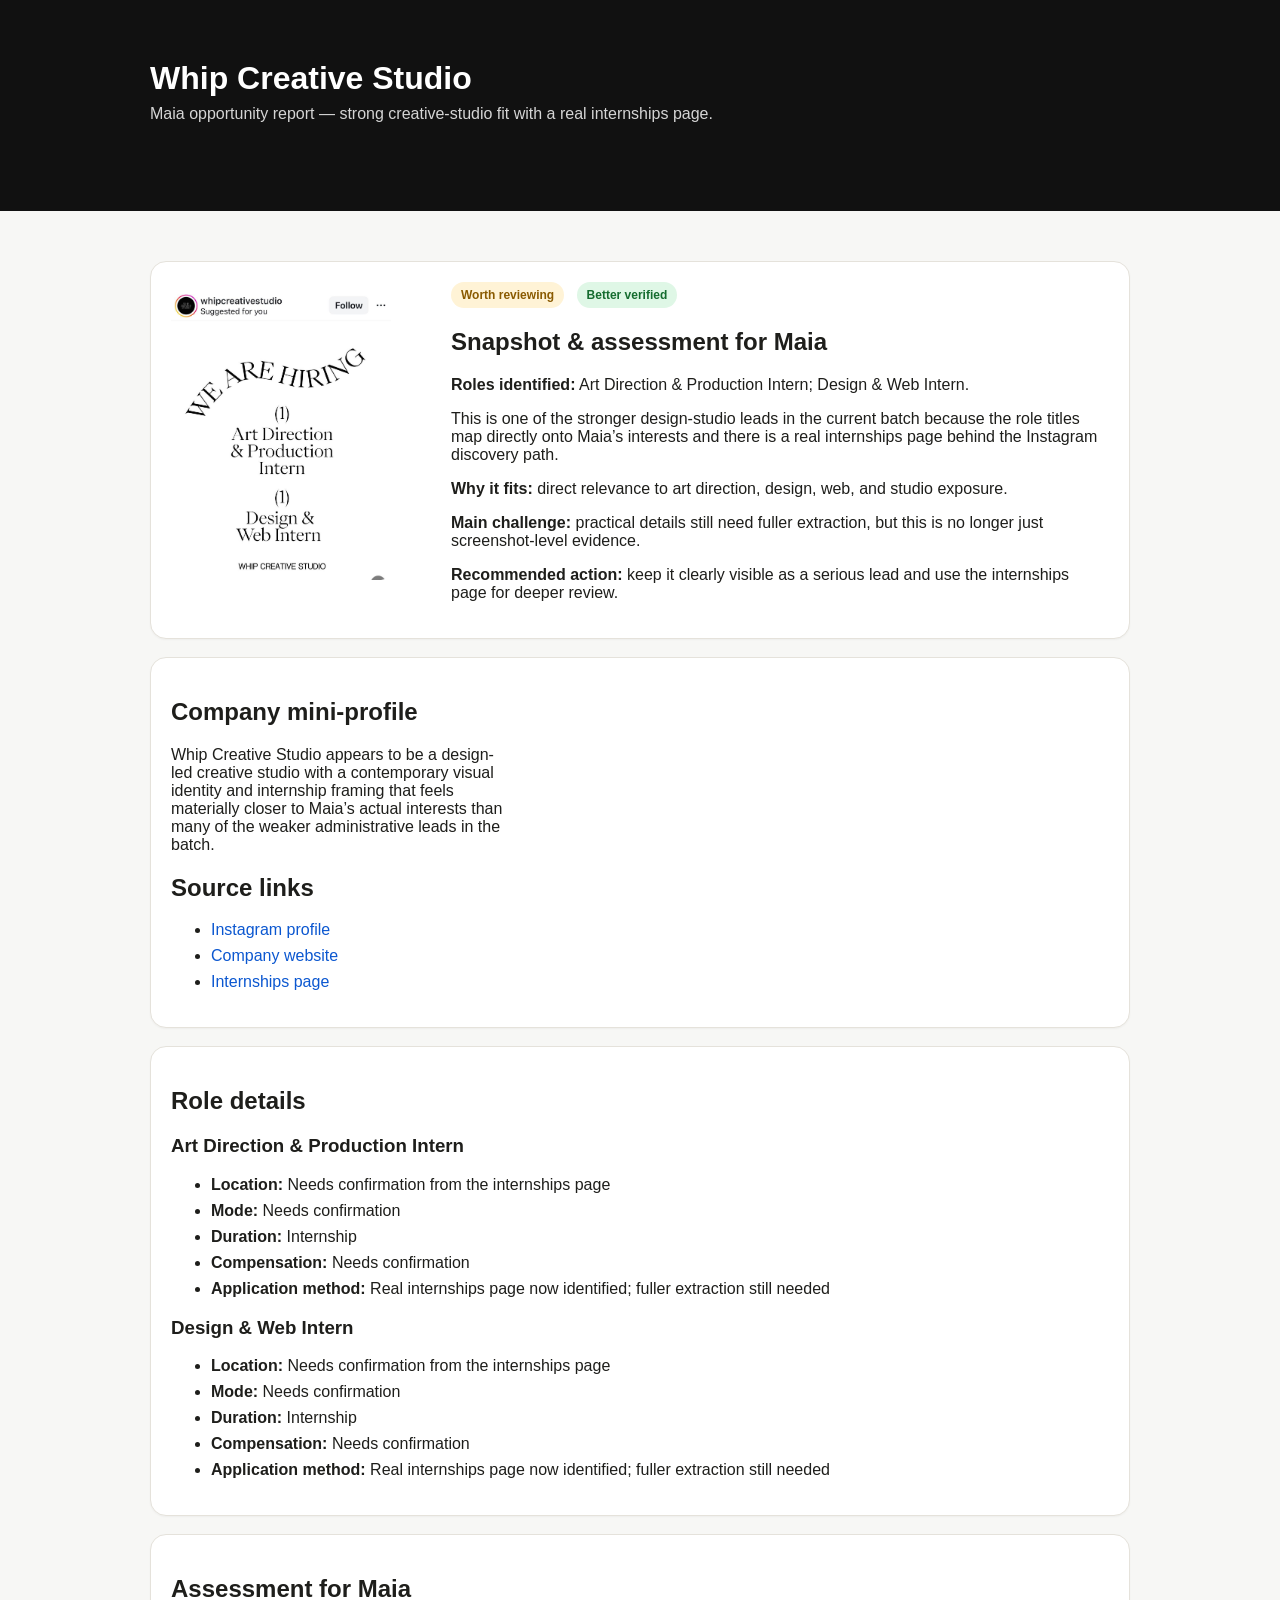
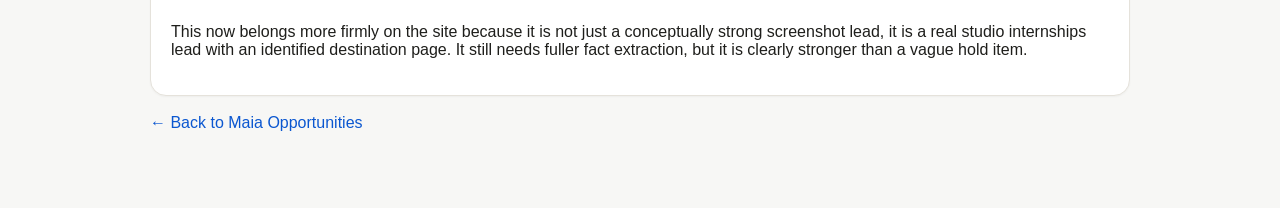
<file: opportunities/whip-creative-studio.html>
<!doctype html>
<html lang="en">
<head>
  <meta charset="utf-8">
  <meta name="viewport" content="width=device-width, initial-scale=1">
  <title>Whip Creative Studio — Maia Opportunity Report</title>
  <link rel="stylesheet" href="../styles.css">
</head>
<body>
  <header class="hero">
    <div class="container">
      <h1>Whip Creative Studio</h1>
      <p>Maia opportunity report — strong creative-studio fit with a real internships page.</p>
    </div>
  </header>
  <main class="container">
    <div class="card summary-card">
      <div>
        <img src="../assets/whip-creative-studio-first-screenshot.jpg" alt="Whip Creative Studio hiring screenshot">
      </div>
      <div>
        <span class="badge review">Worth reviewing</span>
        <span class="badge high">Better verified</span>
        <h2>Snapshot & assessment for Maia</h2>
        <p><strong>Roles identified:</strong> Art Direction &amp; Production Intern; Design &amp; Web Intern.</p>
        <p>This is one of the stronger design-studio leads in the current batch because the role titles map directly onto Maia’s interests and there is a real internships page behind the Instagram discovery path.</p>
        <p><strong>Why it fits:</strong> direct relevance to art direction, design, web, and studio exposure.</p>
        <p><strong>Main challenge:</strong> practical details still need fuller extraction, but this is no longer just screenshot-level evidence.</p>
        <p><strong>Recommended action:</strong> keep it clearly visible as a serious lead and use the internships page for deeper review.</p>
      </div>
    </div>

    <div class="card top-section">
      <div>
        <h2>Company mini-profile</h2>
        <p>Whip Creative Studio appears to be a design-led creative studio with a contemporary visual identity and internship framing that feels materially closer to Maia’s actual interests than many of the weaker administrative leads in the batch.</p>
        <h2>Source links</h2>
        <ul class="tight">
          <li><a href="https://www.instagram.com/whipcreativestudio/" target="_blank" rel="noopener noreferrer">Instagram profile</a></li>
          <li><a href="https://www.whip.studio/" target="_blank" rel="noopener noreferrer">Company website</a></li>
          <li><a href="https://www.whipcreativestudio.com/internships?utm_source=ig&utm_medium=social&utm_content=link_in_bio&fbclid=PAZXh0bgNhZW0CMTEAc3J0YwZhcHBfaWQMMjU2MjgxMDQwNTU4AAGnV6TcAlvr-jT-evIFOfAd96HRXPGvWHqvRwFXhPcNFxGdhh-QhsY4Oeh5SFU_aem_g875AvlPXYocsfbMI3tr_g" target="_blank" rel="noopener noreferrer">Internships page</a></li>
        </ul>
      </div>
    </div>

    <div class="card">
      <h2>Role details</h2>
      <h3>Art Direction &amp; Production Intern</h3>
      <ul class="tight">
        <li><strong>Location:</strong> Needs confirmation from the internships page</li>
        <li><strong>Mode:</strong> Needs confirmation</li>
        <li><strong>Duration:</strong> Internship</li>
        <li><strong>Compensation:</strong> Needs confirmation</li>
        <li><strong>Application method:</strong> Real internships page now identified; fuller extraction still needed</li>
      </ul>
      <h3>Design &amp; Web Intern</h3>
      <ul class="tight">
        <li><strong>Location:</strong> Needs confirmation from the internships page</li>
        <li><strong>Mode:</strong> Needs confirmation</li>
        <li><strong>Duration:</strong> Internship</li>
        <li><strong>Compensation:</strong> Needs confirmation</li>
        <li><strong>Application method:</strong> Real internships page now identified; fuller extraction still needed</li>
      </ul>
    </div>

    <div class="card">
      <h2>Assessment for Maia</h2>
      <p>This now belongs more firmly on the site because it is not just a conceptually strong screenshot lead, it is a real studio internships lead with an identified destination page. It still needs fuller fact extraction, but it is clearly stronger than a vague hold item.</p>
    </div>

    <p><a href="../index.html">← Back to Maia Opportunities</a></p>
  </main>
</body>
</html>
</file>
<file: styles.css>
body {
  font-family: Inter, Segoe UI, Arial, sans-serif;
  margin: 0;
  background: #f7f7f5;
  color: #1e1e1b;
}
.container {
  max-width: 980px;
  margin: 0 auto;
  padding: 32px 20px 60px;
}
a { color: #0b57d0; text-decoration: none; }
a:hover { text-decoration: underline; }
header.hero {
  background: #111;
  color: #fff;
  padding: 28px 0;
}
header.hero h1 { margin: 0 0 8px; font-size: 32px; }
header.hero p { margin: 0; color: #d5d5d5; }
.card {
  background: #fff;
  border: 1px solid #e5e2db;
  border-radius: 16px;
  padding: 20px;
  margin: 18px 0;
  box-shadow: 0 1px 2px rgba(0,0,0,0.04);
}
.summary-card {
  display: grid;
  grid-template-columns: minmax(180px, 260px) 1fr;
  gap: 20px;
  align-items: start;
}
.summary-card img {
  max-width: 220px;
  width: 100%;
  border-radius: 10px;
  display: block;
}
.cards-grid {
  display: grid;
  grid-template-columns: repeat(auto-fit, minmax(320px, 1fr));
  gap: 18px;
}
.category-grid {
  display: grid;
  grid-template-columns: repeat(auto-fit, minmax(220px, 1fr));
  gap: 18px;
}
.category-card {
  display: block;
  background: #fff;
  border: 1px solid #e5e2db;
  border-radius: 16px;
  padding: 20px;
  color: inherit;
  box-shadow: 0 1px 2px rgba(0,0,0,0.04);
}
.category-card:hover {
  text-decoration: none;
  border-color: #cfc7b8;
}
.opportunity-card img {
  max-width: 180px;
  width: 100%;
  border-radius: 10px;
  display: block;
  margin-bottom: 14px;
}
@media (max-width: 760px) {
  .summary-card {
    grid-template-columns: 1fr;
  }
}
.grid {
  display: grid;
  grid-template-columns: repeat(auto-fit, minmax(260px, 1fr));
  gap: 16px;
}
.top-section {
  display: grid;
  grid-template-columns: minmax(220px, 340px) 1fr;
  gap: 20px;
  align-items: start;
}
@media (max-width: 760px) {
  .top-section {
    grid-template-columns: 1fr;
  }
}
.badge {
  display: inline-block;
  padding: 6px 10px;
  border-radius: 999px;
  font-size: 12px;
  font-weight: 600;
  margin-right: 8px;
}
.high { background: #dff7e6; color: #156c2f; }
.review { background: #fff3d6; color: #8a5a00; }
.closed { background: #ececec; color: #555; }
.meta {
  color: #5c5b57;
  font-size: 14px;
}
table {
  width: 100%;
  border-collapse: collapse;
  background: white;
}
th, td {
  text-align: left;
  padding: 12px;
  border-bottom: 1px solid #ece7df;
  vertical-align: top;
}
th { background: #faf8f3; }
.screenshot {
  background: #faf8f3;
  border: 1px dashed #cfc7b8;
  border-radius: 12px;
  padding: 16px;
}
.screenshot img {
  max-width: 320px;
  width: 100%;
  border-radius: 10px;
  display: block;
}
.note {
  font-size: 14px;
  color: #6a685f;
}
ul.tight li, ol.tight li { margin: 8px 0; }
footer { margin-top: 30px; color: #6b6a66; font-size: 13px; }
.anchor-target {
  scroll-margin-top: 24px;
}
</file>
